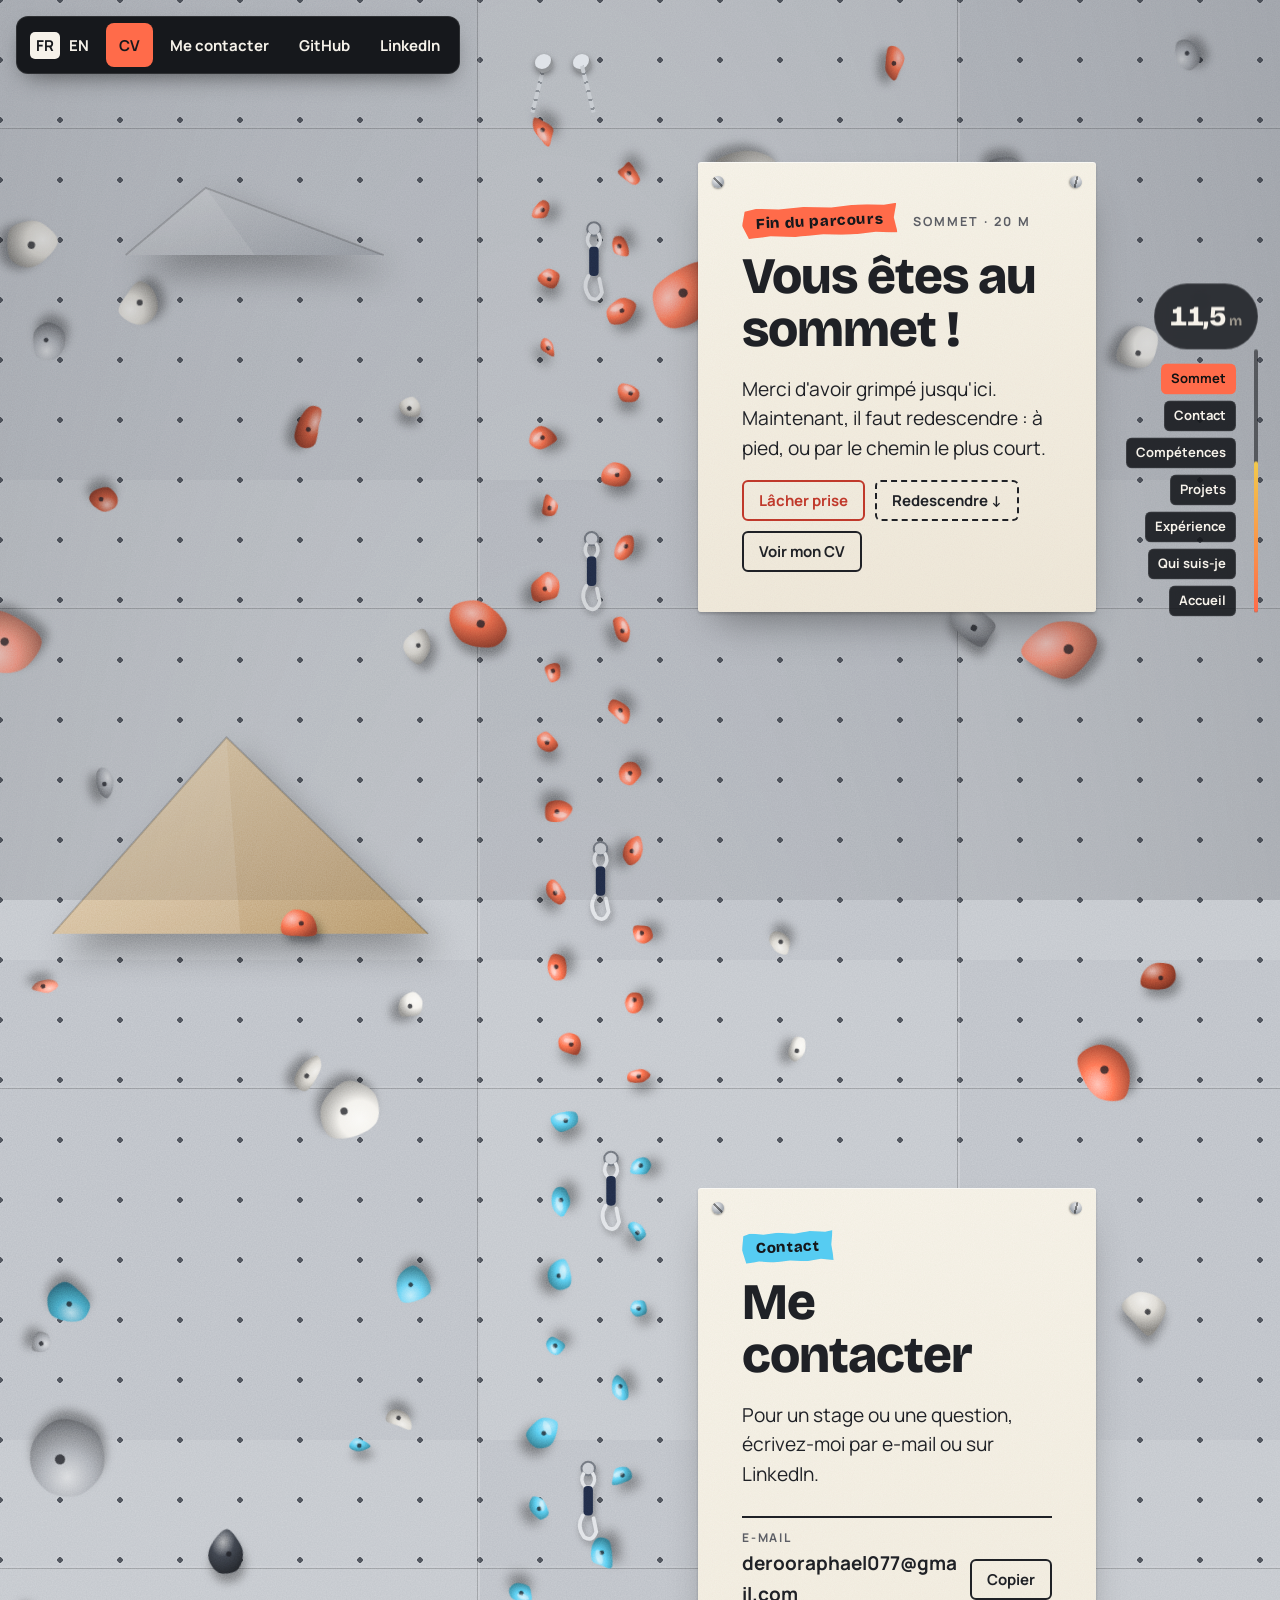
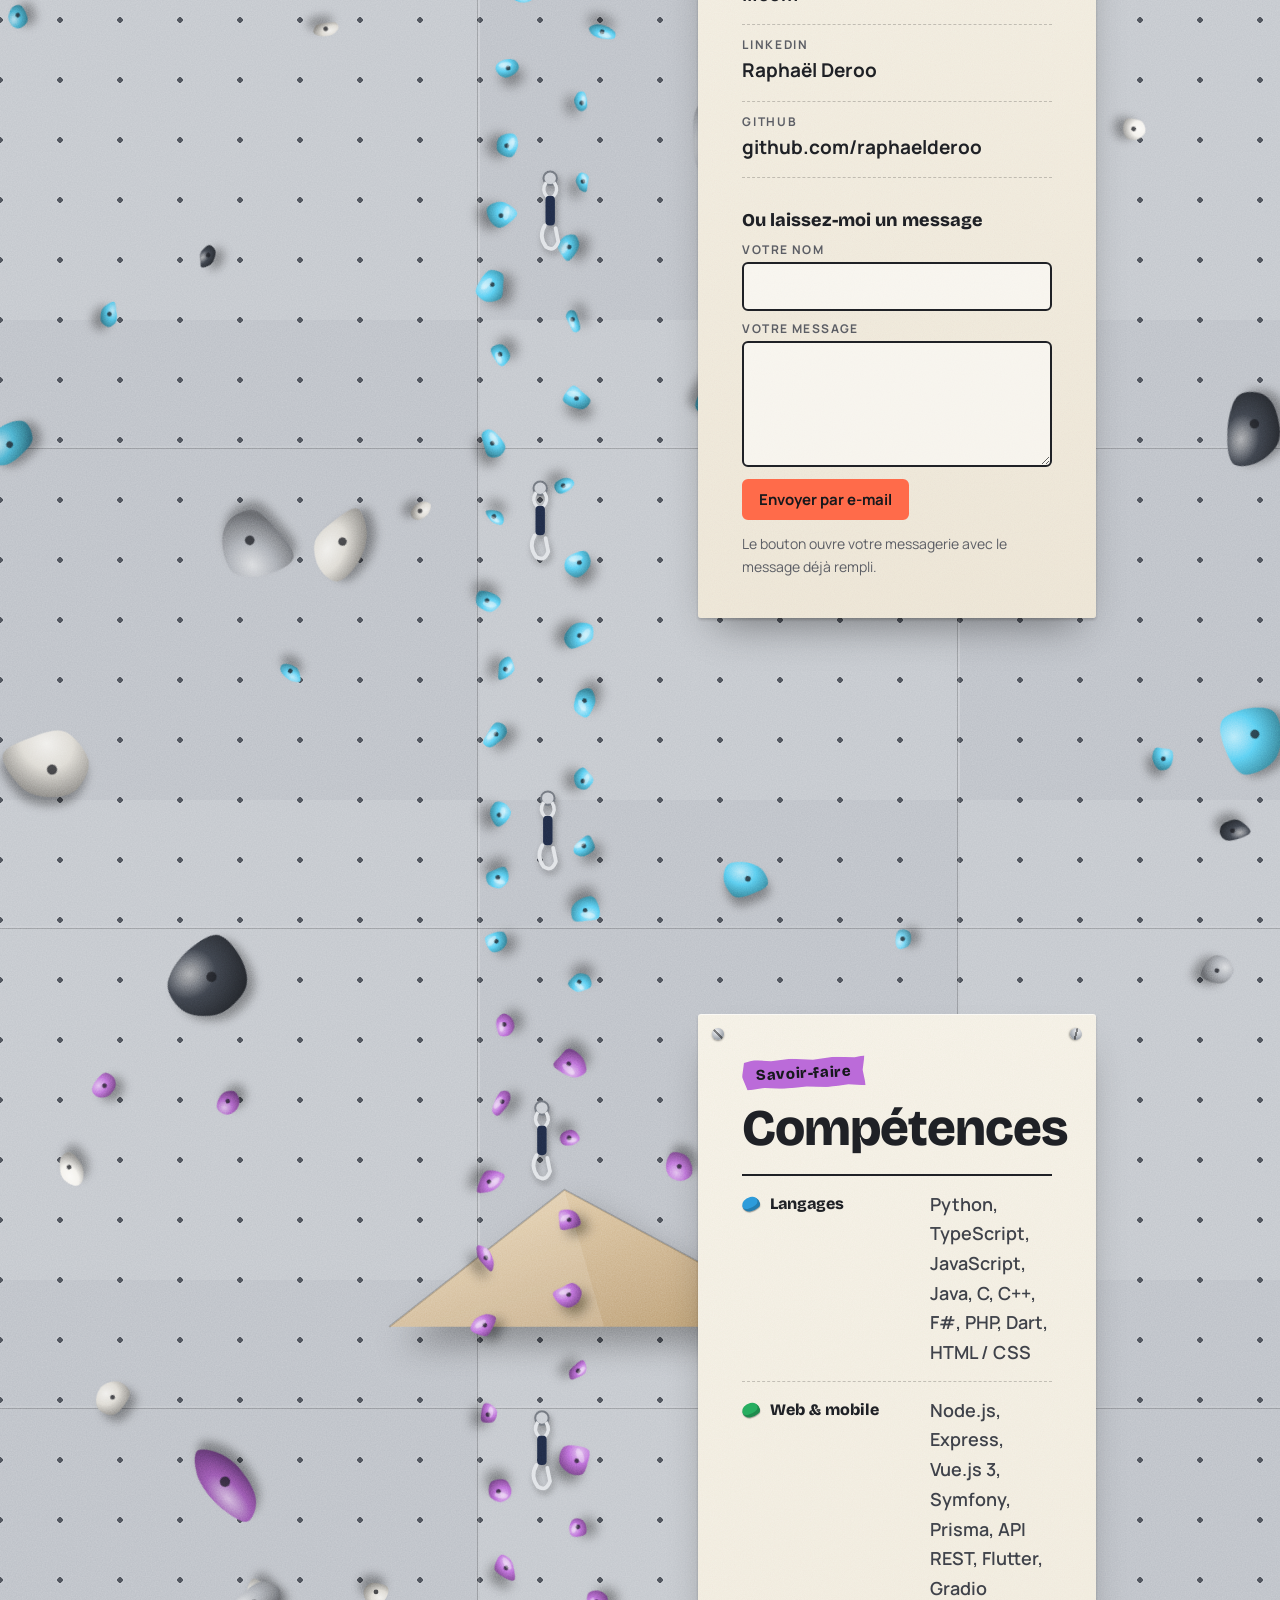
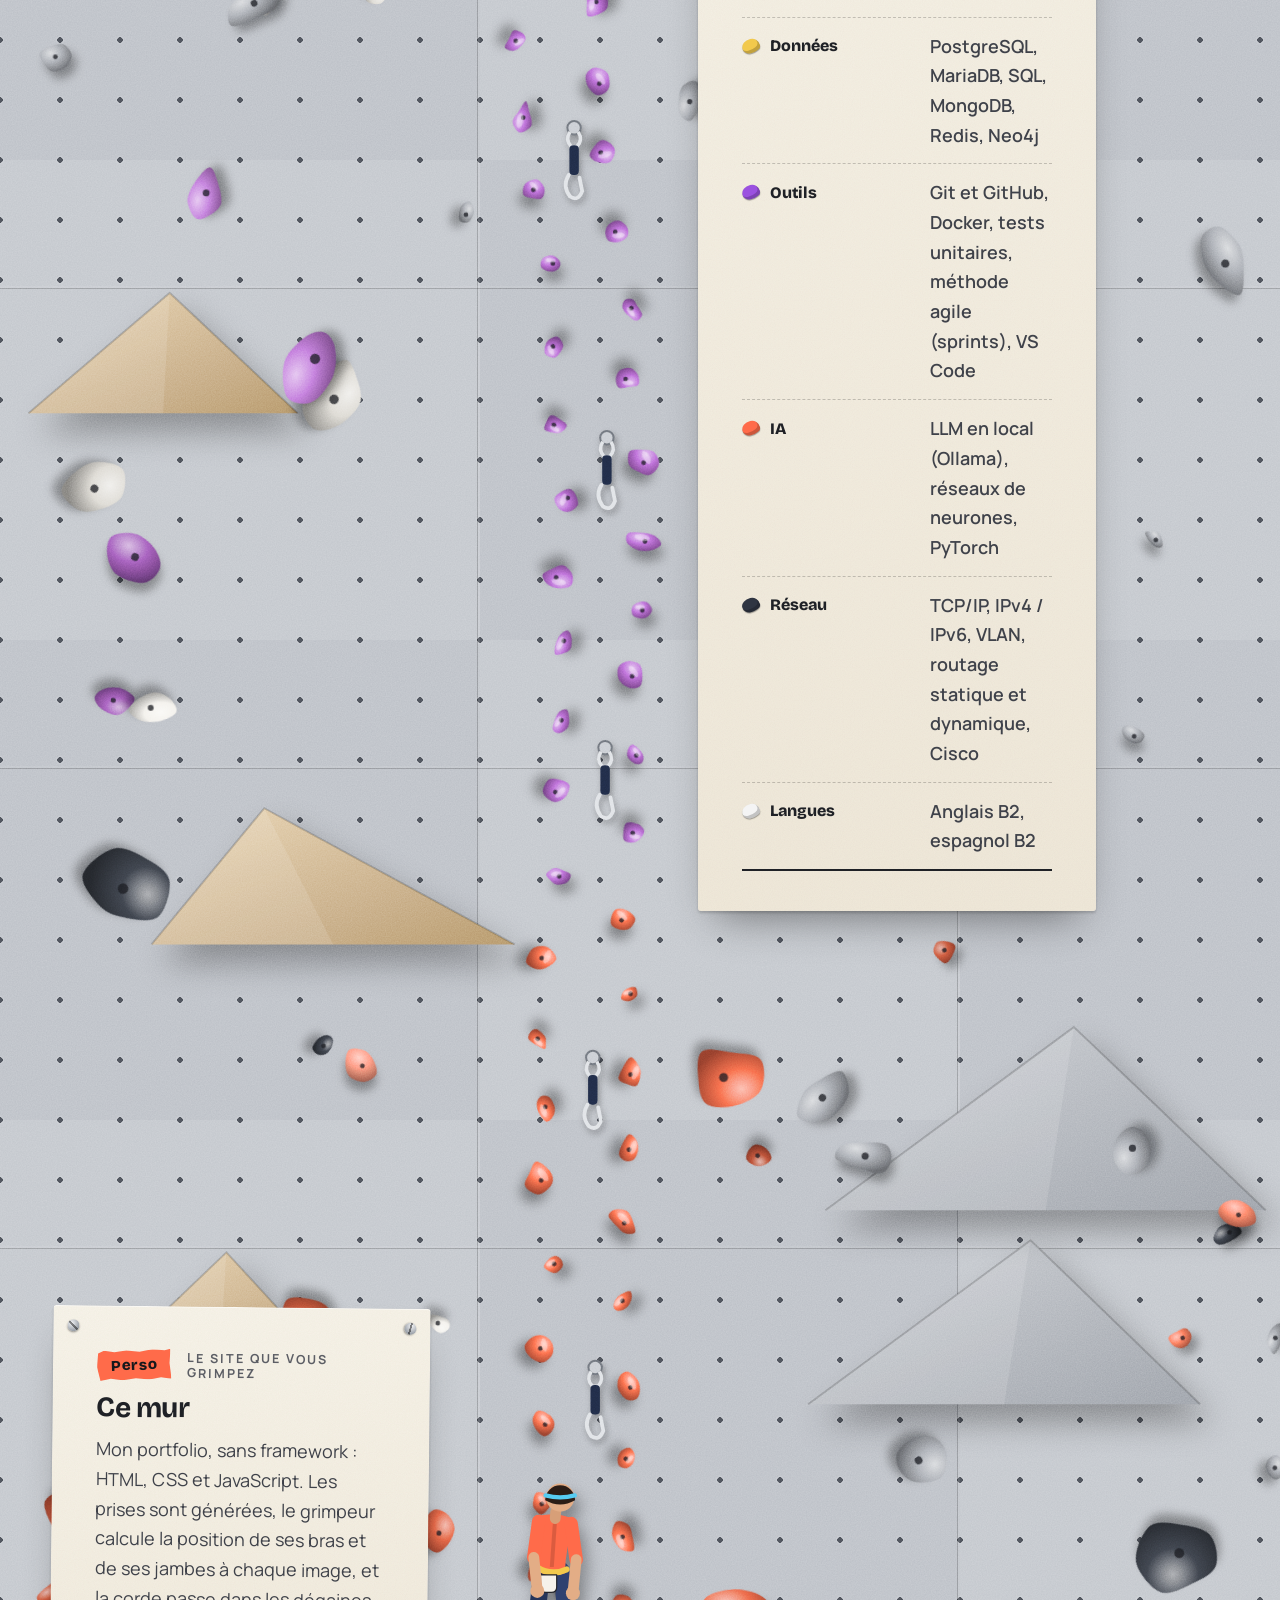
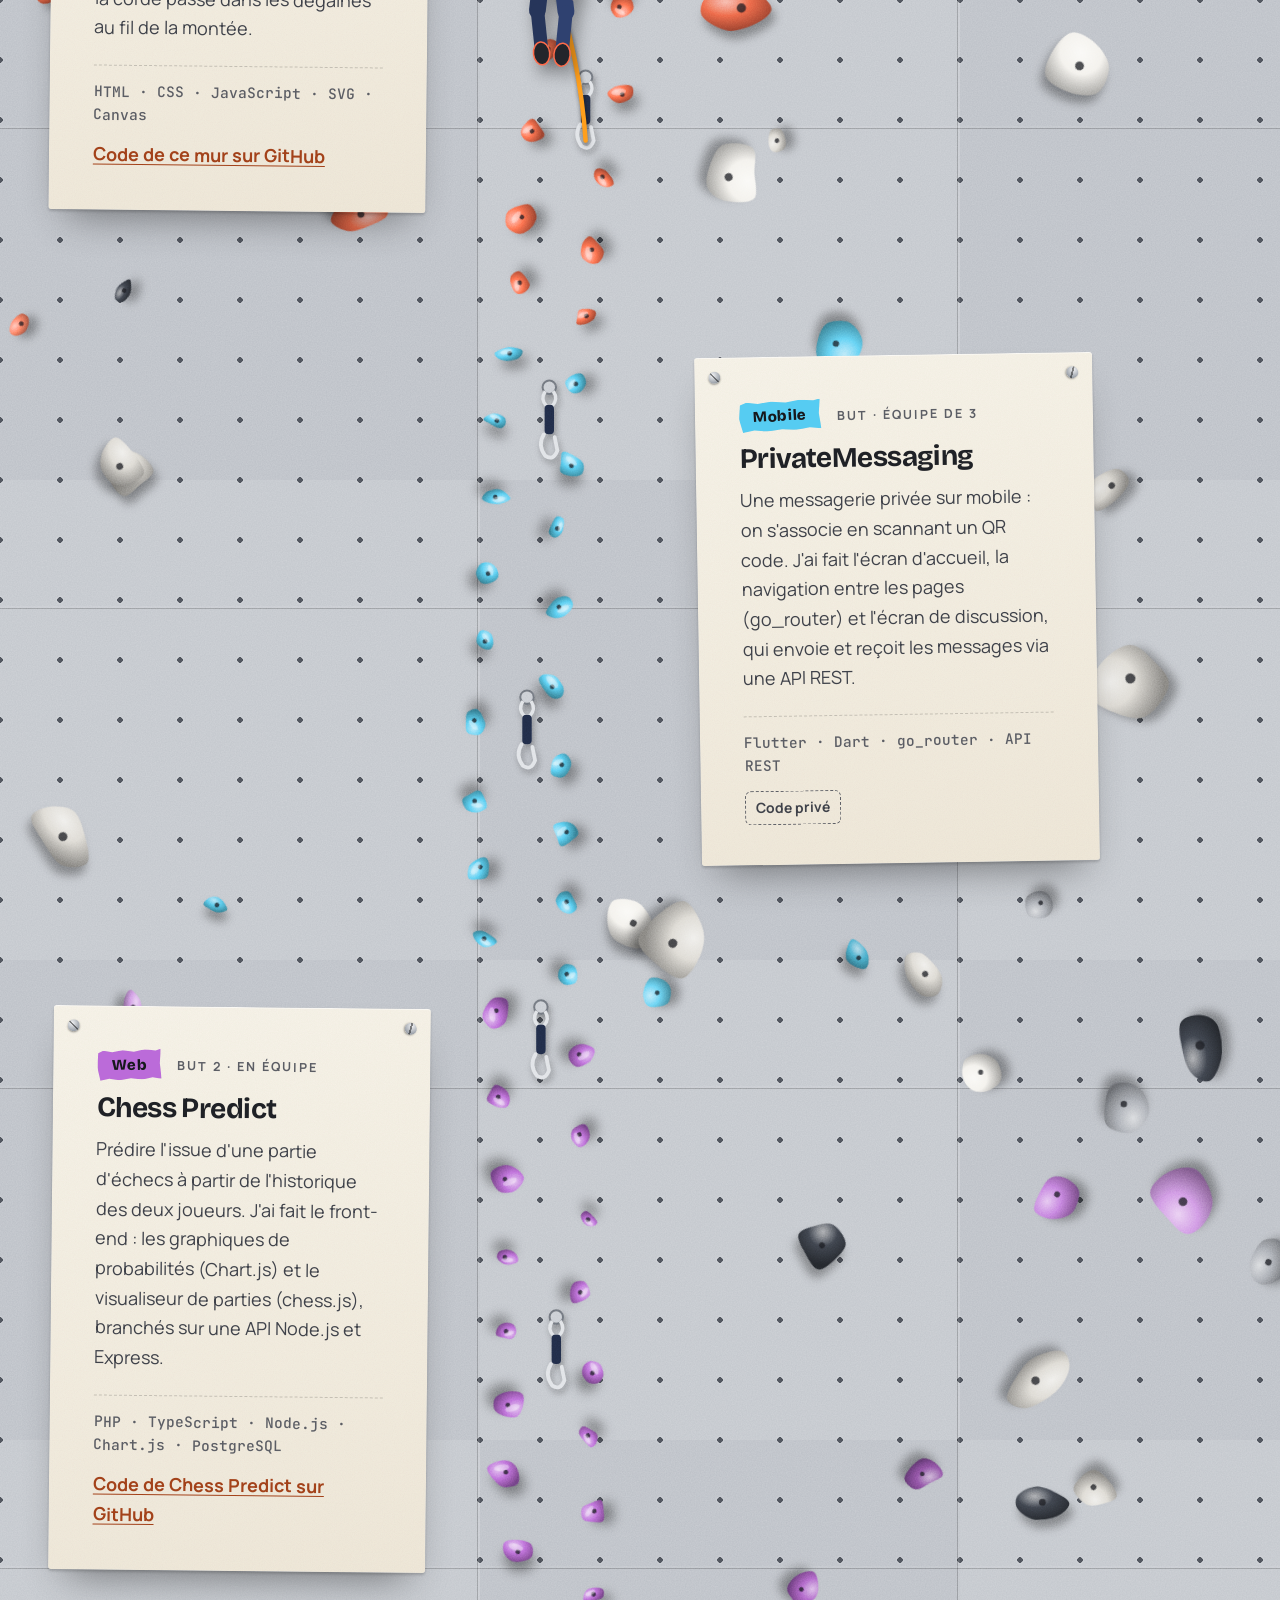
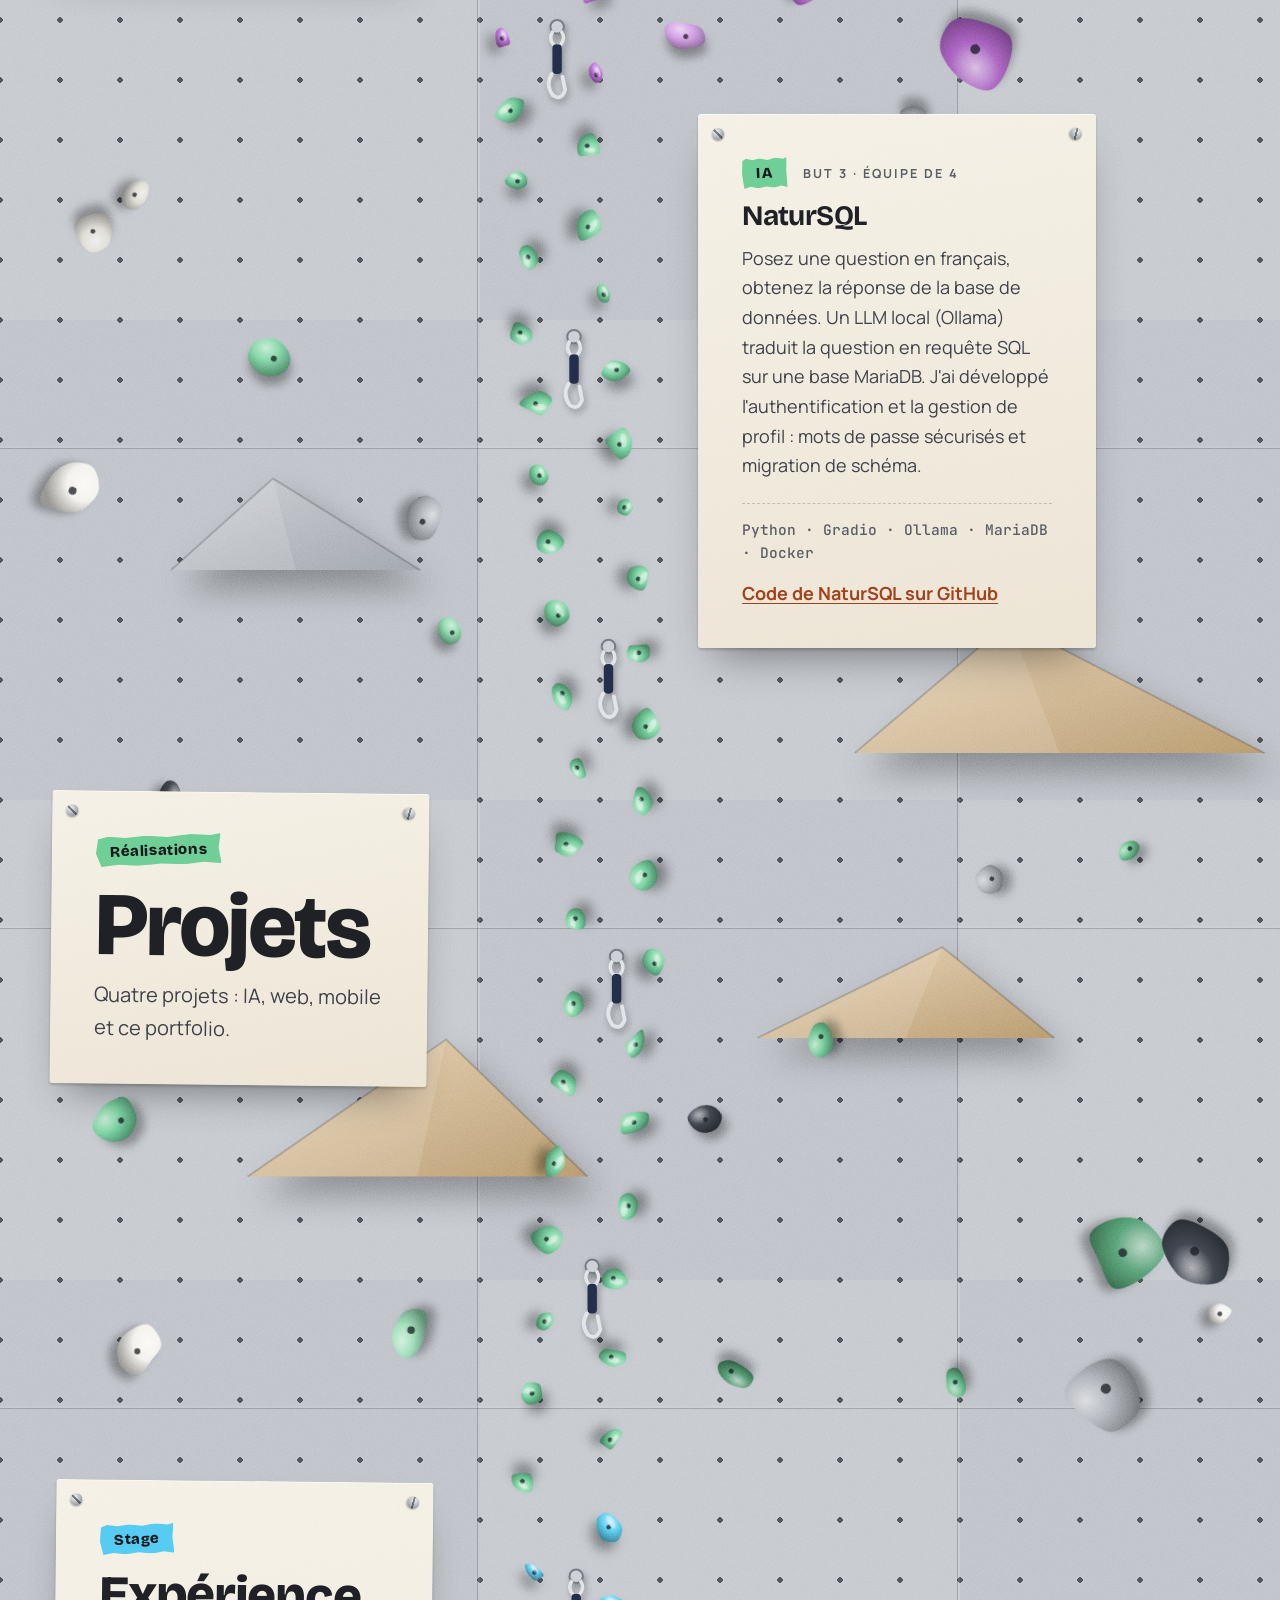
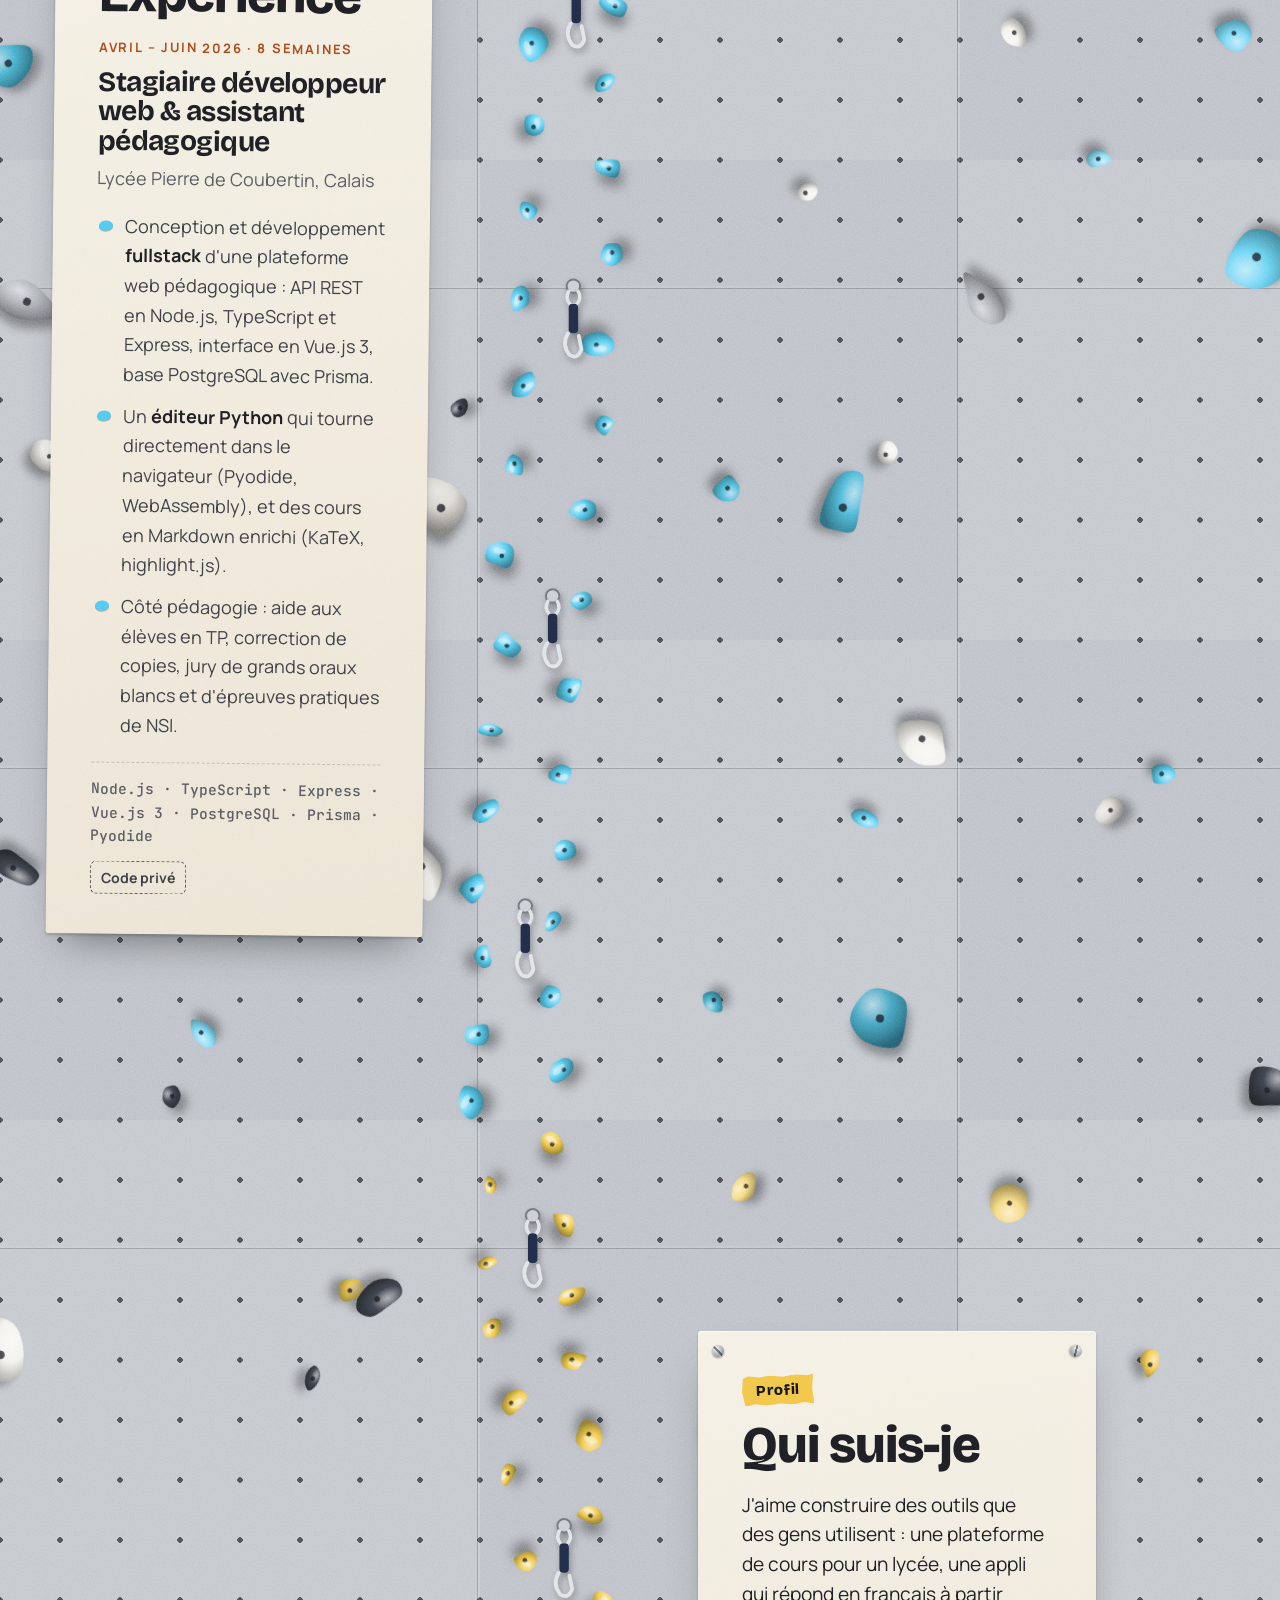
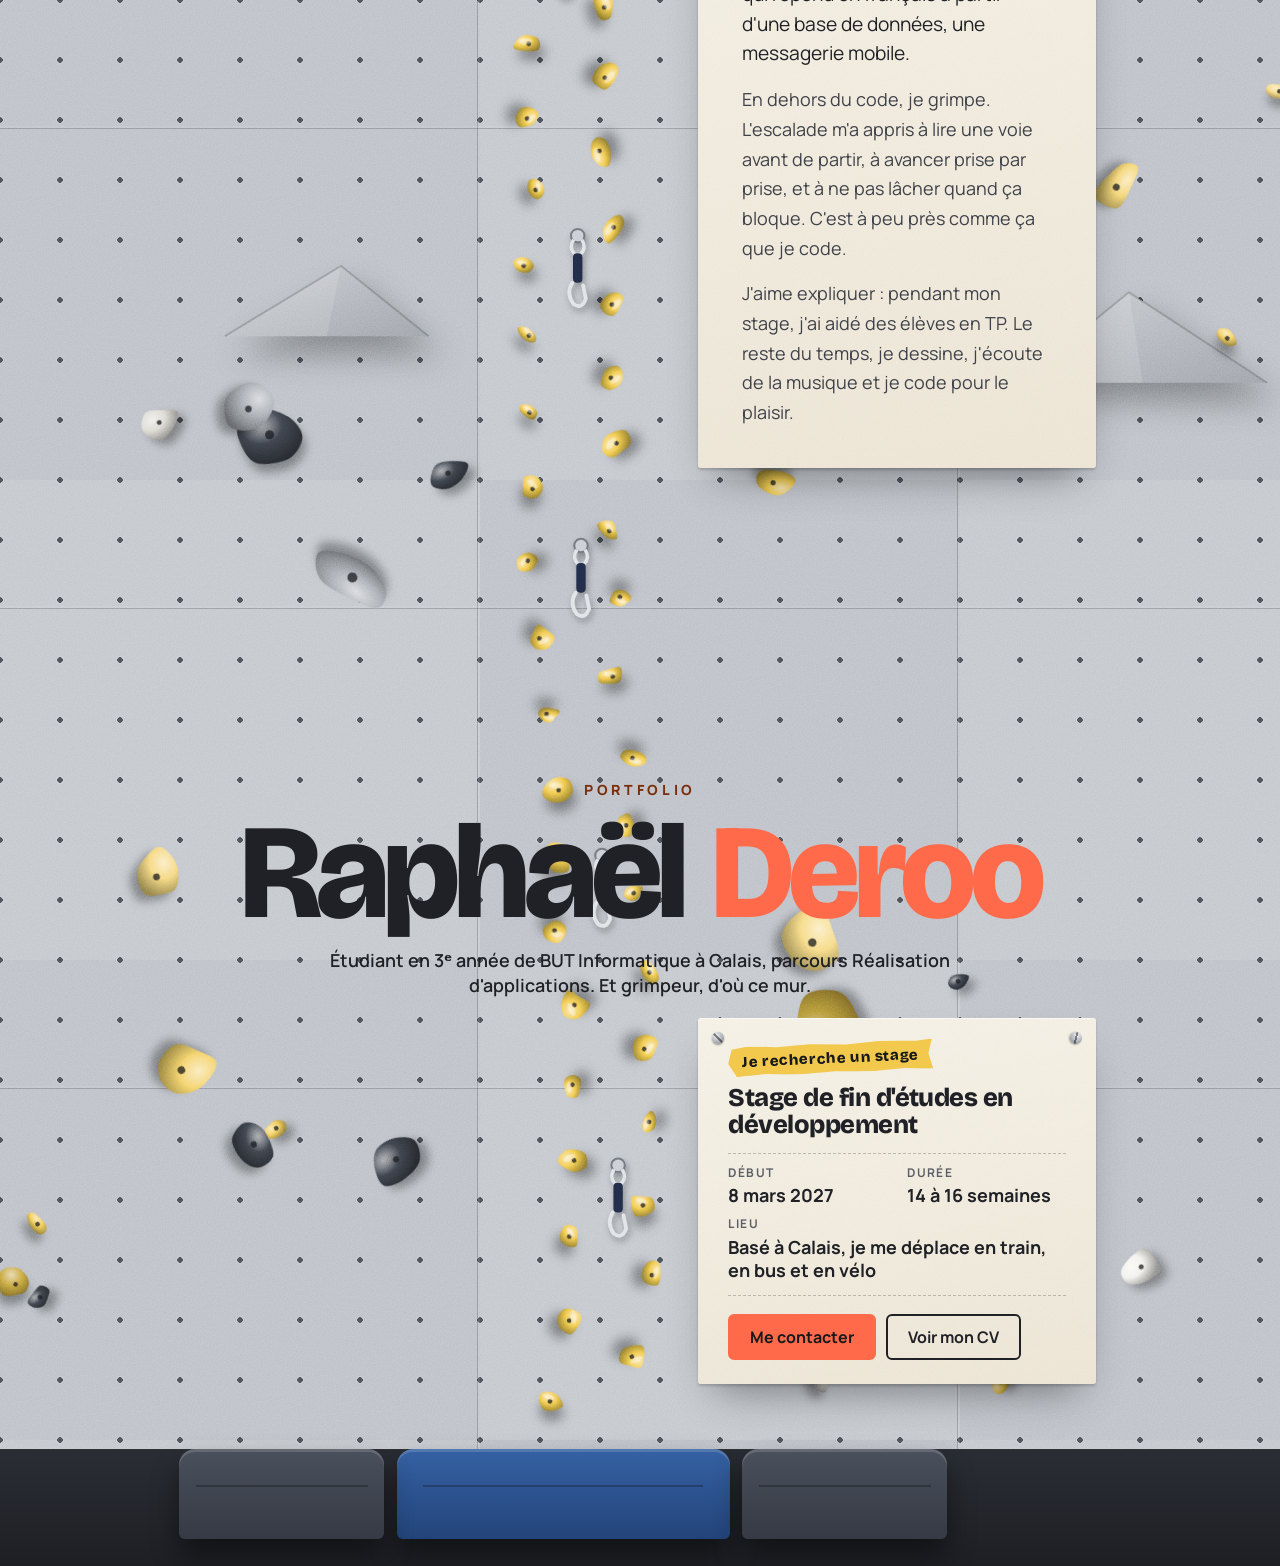
<file: index.html>
<!DOCTYPE html>
<html lang="fr">
<head>
  <meta charset="UTF-8">
  <meta name="viewport" content="width=device-width, initial-scale=1">
  <title data-en="Raphaël Deroo — The wall">Raphaël Deroo — Le mur</title>
  <meta name="description" content="Portfolio de Raphaël Deroo, étudiant en 3e année de BUT Informatique, spécialisation développement d'applications. Un mur d'escalade à grimper en scrollant vers le haut." data-en-content="Portfolio of Raphaël Deroo, third-year BUT Computer Science student specialising in application development. A climbing wall you scale by scrolling up.">
  <meta property="og:title" content="Raphaël Deroo — Le mur" data-en-content="Raphaël Deroo — The wall">
  <meta property="og:description" content="Un portfolio à grimper : projets, compétences et contact de Raphaël Deroo." data-en-content="A portfolio to climb: projects, skills and contact details of Raphaël Deroo.">
  <meta property="og:type" content="website">
  <meta name="theme-color" content="#b4b8bf">
  <link rel="icon" href="data:image/svg+xml,%3Csvg xmlns='http://www.w3.org/2000/svg' viewBox='0 0 64 64'%3E%3Cpath d='M14 40c-4-12 6-26 20-27 13-1 22 10 18 22-3 10-14 16-24 14-7-1-12-4-14-9z' fill='%23ff6b4a'/%3E%3Ccircle cx='33' cy='32' r='5' fill='%2314161b'/%3E%3C/svg%3E">
  <link rel="preconnect" href="https://fonts.googleapis.com">
  <link rel="preconnect" href="https://fonts.gstatic.com" crossorigin>
  <link rel="stylesheet" href="https://fonts.googleapis.com/css2?family=Bricolage+Grotesque:opsz,wght@12..96,500;12..96,700;12..96,800&family=Manrope:wght@400;500;600;700&family=JetBrains+Mono:wght@500&family=Roboto:wght@700&display=swap">
  <link rel="stylesheet" href="assets/css/mur.css">
  <script>
    // On arrive au pied du mur : la page s'ouvre en bas.
    if ('scrollRestoration' in history) history.scrollRestoration = 'manual';
    document.documentElement.classList.add('js');
  </script>
</head>
<body>

  <a class="skip" href="#contact" data-en="Skip to contact">Aller directement au contact</a>

  <!-- Barre d'accès rapide, visible partout sur le mur -->
  <nav class="bar" aria-label="Accès rapide" data-en-aria-label="Quick access">
    <button class="bar-item lang" type="button" data-lang-toggle aria-label="FR / EN : passer en anglais" data-en-aria-label="FR / EN: switch to French"><span data-l="fr">FR</span><span data-l="en">EN</span></button>
    <button class="bar-item bar-cv" type="button" data-cv>CV</button>
    <a class="bar-item" href="#contact" data-target="contact" data-en="Contact me">Me contacter</a>
    <a class="bar-item bar-ico" href="https://github.com/raphaelderoo" target="_blank" rel="noopener" aria-label="GitHub : mes projets" title="Mon GitHub" data-en-aria-label="GitHub: my projects" data-en-title="My GitHub"><svg viewBox="0 0 24 24" aria-hidden="true"><path d="M12 .5C5.73.5.5 5.73.5 12c0 5.08 3.29 9.39 7.86 10.91.58.1.79-.25.79-.56 0-.27-.01-1.17-.02-2.12-3.2.7-3.88-1.36-3.88-1.36-.52-1.33-1.28-1.68-1.28-1.68-1.04-.71.08-.7.08-.7 1.16.08 1.77 1.19 1.77 1.19 1.03 1.76 2.7 1.25 3.36.96.1-.75.4-1.25.73-1.54-2.55-.29-5.230-1.28-5.23-5.68 0-1.25.45-2.28 1.18-3.08-.12-.29-.51-1.45.11-3.02 0 0 .96-.31 3.15 1.18a10.9 10.9 0 0 1 5.74 0c2.18-1.49 3.15-1.18 3.15-1.18.62 1.57.23 2.73.11 3.02.74.8 1.18 1.83 1.18 3.08 0 4.41-2.69 5.38-5.25 5.67.41.36.78 1.06.78 2.15 0 1.55-.01 2.8-.01 3.18 0 .31.21.67.8.56A10.52 10.52 0 0 0 23.5 12C23.5 5.73 18.27.5 12 .5z"/></svg><span class="bar-txt">GitHub</span></a>
    <a class="bar-item bar-ico" href="https://www.linkedin.com/in/raphael-deroo-11b941341/" target="_blank" rel="noopener" aria-label="LinkedIn : mon profil" title="Mon profil LinkedIn" data-en-aria-label="LinkedIn: my profile" data-en-title="My LinkedIn profile"><svg viewBox="0 0 24 24" aria-hidden="true"><path d="M4.98 3.5C4.98 4.88 3.9 6 2.5 6S0 4.88 0 3.5 1.12 1 2.5 1s2.48 1.12 2.48 2.5zM.5 8.5h4V23h-4V8.5zM8.5 8.5h3.8v1.98h.05c.53-1 1.83-2.05 3.77-2.05 4.03 0 4.78 2.65 4.78 6.1V23h-4v-6.6c0-1.570-.03-3.6-2.2-3.6-2.2 0-2.54 1.72-2.54 3.5V23h-4V8.5z"/></svg><span class="bar-txt">LinkedIn</span></a>
  </nav>

  <!-- Dégradés partagés des prises -->
  <svg width="0" height="0" style="position:absolute" aria-hidden="true">
    <defs id="hold-defs"></defs>
  </svg>

  <div class="wall" id="wall" aria-hidden="true">
    <div class="wall-holds" id="holds"></div>
  </div>

  <!-- Calque fixe : grimpeur, corde, magnésie, lumière -->
  <div class="light" id="light" aria-hidden="true"></div>
  <svg class="stage" id="stage" aria-hidden="true">
    <path id="rope" class="rope" d=""></path>
    <g id="climber" class="climber"></g>
  </svg>
  <canvas class="chalk" id="chalk" aria-hidden="true"></canvas>

  <!-- Altimètre et sommaire -->
  <nav class="topo" id="topo" aria-label="Sections du mur" data-en-aria-label="Page sections">
    <div class="alt">
      <span class="alt-num" id="altNum">0,0</span>
      <span class="alt-unit">m</span>
    </div>
    <ol class="rail" id="rail">
      <li><a href="#sommet" data-target="sommet"><span data-en="Summit">Sommet</span></a></li>
      <li><a href="#contact" data-target="contact"><span>Contact</span></a></li>
      <li><a href="#competences" data-target="competences"><span data-en="Skills">Compétences</span></a></li>
      <li><a href="#projets" data-target="projets"><span data-en="Projects">Projets</span></a></li>
      <li><a href="#experience" data-target="experience"><span data-en="Experience">Expérience</span></a></li>
      <li><a href="#qui" data-target="qui"><span data-en="About me">Qui suis-je</span></a></li>
      <li><a href="#depart" data-target="depart"><span data-en="Home">Accueil</span></a></li>
    </ol>
    <div class="rail-track" aria-hidden="true">
      <div class="rail-fill" id="railFill"></div>
    </div>
  </nav>

  <!-- Le contenu est écrit du sol vers le sommet : la colonne est inversée à l'affichage.
       Chaque fiche est vissée au mur, avec son scotch de couleur et son titre. -->
  <main class="route" id="route">

    <section class="pitch pitch-start" id="depart" tabindex="-1">
      <div class="ground" aria-hidden="true">
        <div class="pad pad-a"></div>
        <div class="pad pad-b"></div>
        <div class="pad pad-c"></div>
      </div>
      <div class="hero">
        <p class="hero-kicker">Portfolio</p>
        <h1 class="hero-title"><span>Raphaël</span><span>Deroo</span></h1>
        <p class="hero-sub" data-en="Third-year BUT Computer Science student in Calais, application development track. And a climber, hence this wall.">Étudiant en 3ᵉ année de BUT Informatique à Calais, parcours Réalisation d'applications. Et grimpeur, d'où ce mur.</p>
        <div class="topo-card search" style="--tag:#f2c94c">
          <p class="tape" data-en="Looking for an internship">Je recherche un stage</p>
          <h2 data-en="Final-year internship in software development">Stage de fin d'études en développement</h2>
          <dl class="search-facts">
            <div><dt data-en="Start">Début</dt><dd data-en="8 March 2027">8 mars 2027</dd></div>
            <div><dt data-en="Duration">Durée</dt><dd data-en="14 to 16 weeks">14 à 16 semaines</dd></div>
            <div><dt data-en="Location">Lieu</dt><dd data-en="Based in Calais, I get around by train, bus and bike">Basé à Calais, je me déplace en train, en bus et en vélo</dd></div>
          </dl>
          <div class="actions">
            <a class="btn btn-main" href="#contact" data-target="contact" data-en="Contact me">Me contacter</a>
            <button class="btn" type="button" data-cv data-en="View my CV">Voir mon CV</button>
          </div>
        </div>
        <p class="hero-hint" id="hint">
          <span class="hint-arrow" aria-hidden="true"></span>
          <span data-en="Hold on tight and climb to explore this wall">Accrochez-vous et grimpez pour visiter ce mur</span>
        </p>
      </div>
    </section>

    <section class="pitch" id="qui" tabindex="-1">
      <article class="topo-card side-r reveal" style="--tag:#f2c94c">
        <header class="card-head"><span class="tape" data-en="Profile">Profil</span></header>
        <h2 data-en="About me">Qui suis-je</h2>
        <p class="lead" data-en="I like building tools that people use: a course platform for a high school, an app that answers in French from a database, a mobile messaging app.">J'aime construire des outils que des gens utilisent&nbsp;: une plateforme de cours pour un lycée, une appli qui répond en français à partir d'une base de données, une messagerie mobile.</p>
        <p data-en="Away from the code, I climb. Climbing taught me to read a route before setting off, to move forward one hold at a time, and not to let go when I get stuck. That is pretty much how I code.">En dehors du code, je grimpe. L'escalade m'a appris à lire une voie avant de partir, à avancer prise par prise, et à ne pas lâcher quand ça bloque. C'est à peu près comme ça que je code.</p>
        <p data-en="I like explaining: during my internship, I helped students in practical classes. The rest of the time, I draw, listen to music and code for fun.">J'aime expliquer&nbsp;: pendant mon stage, j'ai aidé des élèves en TP. Le reste du temps, je dessine, j'écoute de la musique et je code pour le plaisir.</p>
      </article>
    </section>

    <section class="pitch" id="experience" tabindex="-1">
      <article class="topo-card side-l reveal" style="--tag:#56ccf2">
        <header class="card-head"><span class="tape" data-en="Internship">Stage</span></header>
        <h2 data-en="Experience">Expérience</h2>
        <p class="xp-when" data-en="April – June 2026 · 8 weeks">Avril – juin 2026 · 8 semaines</p>
        <h3 data-en="Web developer intern &amp; teaching assistant">Stagiaire développeur web &amp; assistant pédagogique</h3>
        <p class="xp-where">Lycée Pierre de Coubertin, Calais</p>
        <ul class="ticks">
          <li data-en="Design and <strong>full-stack</strong> development of an educational web platform: REST API in Node.js, TypeScript and Express, Vue.js 3 interface, PostgreSQL database with Prisma.">Conception et développement <strong>fullstack</strong> d'une plateforme web pédagogique&nbsp;: API REST en Node.js, TypeScript et Express, interface en Vue.js 3, base PostgreSQL avec Prisma.</li>
          <li data-en="A <strong>Python editor</strong> that runs directly in the browser (Pyodide, WebAssembly), and lessons in enriched Markdown (KaTeX, highlight.js).">Un <strong>éditeur Python</strong> qui tourne directement dans le navigateur (Pyodide, WebAssembly), et des cours en Markdown enrichi (KaTeX, highlight.js).</li>
          <li data-en="On the teaching side: helping students in practical classes, marking papers, sitting on the jury for mock oral exams and NSI practical exams.">Côté pédagogie&nbsp;: aide aux élèves en TP, correction de copies, jury de grands oraux blancs et d'épreuves pratiques de NSI.</li>
        </ul>
        <p class="stack">Node.js · TypeScript · Express · Vue.js 3 · PostgreSQL · Prisma · Pyodide</p>
        <p class="code-link code-private" data-en="Private code">Code privé</p>
      </article>
    </section>

    <section class="pitch pitch-tall" id="projets" tabindex="-1">
      <header class="topo-card pitch-title side-l reveal" style="--tag:#6fcf97">
        <div class="card-head"><span class="tape" data-en="Selected work">Réalisations</span></div>
        <h2 data-en="Projects">Projets</h2>
        <p data-en="Four projects: AI, web, mobile and this portfolio.">Quatre projets&nbsp;: IA, web, mobile et ce portfolio.</p>
      </header>

      <article class="topo-card proj side-r reveal" style="--tag:#6fcf97">
        <header class="card-head"><span class="tape" data-en="AI">IA</span><span class="card-route" data-en="BUT year 3 · team of 4">BUT 3 · équipe de 4</span></header>
        <h3>NaturSQL</h3>
        <p data-en="Ask a question in French, get the answer from the database. A local LLM (Ollama) translates the question into an SQL query on a MariaDB database. I developed authentication and profile management: secure passwords and schema migration.">Posez une question en français, obtenez la réponse de la base de données. Un LLM local (Ollama) traduit la question en requête SQL sur une base MariaDB. J'ai développé l'authentification et la gestion de profil&nbsp;: mots de passe sécurisés et migration de schéma.</p>
        <p class="stack">Python · Gradio · Ollama · MariaDB · Docker</p>
        <a class="code-link" href="https://github.com/ChtiAxel/appli_intelligente" target="_blank" rel="noopener" data-en="NaturSQL code on GitHub">Code de NaturSQL sur GitHub</a>
      </article>

      <article class="topo-card proj side-l reveal" style="--tag:#bb6bd9">
        <header class="card-head"><span class="tape">Web</span><span class="card-route" data-en="BUT year 2 · team project">BUT 2 · en équipe</span></header>
        <h3>Chess Predict</h3>
        <p data-en="Predicting the outcome of a chess game from both players' history. I built the front end: the probability charts (Chart.js) and the game viewer (chess.js), connected to a Node.js and Express API.">Prédire l'issue d'une partie d'échecs à partir de l'historique des deux joueurs. J'ai fait le front-end&nbsp;: les graphiques de probabilités (Chart.js) et le visualiseur de parties (chess.js), branchés sur une API Node.js et Express.</p>
        <p class="stack">PHP · TypeScript · Node.js · Chart.js · PostgreSQL</p>
        <a class="code-link" href="https://github.com/roux2scours/SAE-WEBAPI-GROUPE-3-CHESS-PREDICT" target="_blank" rel="noopener" data-en="Chess Predict code on GitHub">Code de Chess Predict sur GitHub</a>
      </article>

      <article class="topo-card proj side-r reveal" style="--tag:#56ccf2">
        <header class="card-head"><span class="tape">Mobile</span><span class="card-route" data-en="BUT · team of 3">BUT · équipe de 3</span></header>
        <h3>PrivateMessaging</h3>
        <p data-en="A private messaging app for mobile: users pair up by scanning a QR code. I built the home screen, the navigation between pages (go_router) and the chat screen, which sends and receives messages through a REST API.">Une messagerie privée sur mobile&nbsp;: on s'associe en scannant un QR code. J'ai fait l'écran d'accueil, la navigation entre les pages (go_router) et l'écran de discussion, qui envoie et reçoit les messages via une API REST.</p>
        <p class="stack">Flutter · Dart · go_router · <span data-en="REST API">API REST</span></p>
        <p class="code-link code-private" data-en="Private code">Code privé</p>
      </article>

      <article class="topo-card proj side-l reveal" style="--tag:#ff6b4a">
        <header class="card-head"><span class="tape" data-en="Personal">Perso</span><span class="card-route" data-en="The site you are climbing">Le site que vous grimpez</span></header>
        <h3 data-en="This wall">Ce mur</h3>
        <p data-en="My portfolio, with no framework: HTML, CSS and JavaScript. The holds are generated, the climber works out the position of its arms and legs on every frame, and the rope runs through the quickdraws as you climb.">Mon portfolio, sans framework&nbsp;: HTML, CSS et JavaScript. Les prises sont générées, le grimpeur calcule la position de ses bras et de ses jambes à chaque image, et la corde passe dans les dégaines au fil de la montée.</p>
        <p class="stack">HTML · CSS · JavaScript · SVG · Canvas</p>
        <a class="code-link" href="https://github.com/raphaelderoo/raphaelderoo.github.io" target="_blank" rel="noopener" data-en="Code for this wall on GitHub">Code de ce mur sur GitHub</a>
      </article>
    </section>

    <section class="pitch" id="competences" tabindex="-1">
      <article class="topo-card logbook side-r reveal" style="--tag:#bb6bd9">
        <header class="card-head"><span class="tape" data-en="Technical skills">Savoir-faire</span></header>
        <h2 data-en="Skills">Compétences</h2>
        <dl class="log">
          <div class="log-row" style="--c:#2d9cdb"><dt data-en="Languages">Langages</dt><dd>Python, TypeScript, JavaScript, Java, C, C++, F#, PHP, Dart, HTML / CSS</dd></div>
          <div class="log-row" style="--c:#27ae60"><dt data-en="Web &amp; mobile">Web &amp; mobile</dt><dd data-en="Node.js, Express, Vue.js 3, Symfony, Prisma, REST APIs, Flutter, Gradio">Node.js, Express, Vue.js 3, Symfony, Prisma, API REST, Flutter, Gradio</dd></div>
          <div class="log-row" style="--c:#f2c94c"><dt data-en="Data">Données</dt><dd>PostgreSQL, MariaDB, SQL, MongoDB, Redis, Neo4j</dd></div>
          <div class="log-row" style="--c:#9b51e0"><dt data-en="Tools">Outils</dt><dd data-en="Git and GitHub, Docker, unit testing, agile method (sprints), VS Code">Git et GitHub, Docker, tests unitaires, méthode agile (sprints), VS Code</dd></div>
          <div class="log-row" style="--c:#ff6b4a"><dt data-en="AI">IA</dt><dd data-en="Local LLMs (Ollama), neural networks, PyTorch">LLM en local (Ollama), réseaux de neurones, PyTorch</dd></div>
          <div class="log-row" style="--c:#2f3542"><dt data-en="Networking">Réseau</dt><dd data-en="TCP/IP, IPv4 / IPv6, VLAN, static and dynamic routing, Cisco">TCP/IP, IPv4 / IPv6, VLAN, routage statique et dynamique, Cisco</dd></div>
          <div class="log-row" style="--c:#f4f4f4"><dt data-en="Languages spoken">Langues</dt><dd data-en="English B2, Spanish B2">Anglais B2, espagnol B2</dd></div>
        </dl>
      </article>
    </section>

    <section class="pitch" id="contact" tabindex="-1">
      <article class="topo-card side-r reveal" style="--tag:#56ccf2">
        <header class="card-head"><span class="tape">Contact</span></header>
        <h2 data-en="Contact me">Me contacter</h2>
        <p class="lead" data-en="For an internship or a question, write to me by email or on LinkedIn.">Pour un stage ou une question, écrivez-moi par e-mail ou sur LinkedIn.</p>
        <p class="sr" role="status" id="copyStatus"></p>
        <div class="contacts">
          <div class="contact">
            <span class="contact-label" data-en="Email">E-mail</span>
            <a class="contact-value" href="mailto:derooraphael077@gmail.com">derooraphael077@gmail.com</a>
            <button class="copy" type="button" data-copy="derooraphael077@gmail.com" aria-label="Copier l'adresse e-mail" data-en-aria-label="Copy the email address" data-en="Copy">Copier</button>
          </div>
          <div class="contact">
            <span class="contact-label">LinkedIn</span>
            <a class="contact-value" href="https://www.linkedin.com/in/raphael-deroo-11b941341/" target="_blank" rel="noopener">Raphaël Deroo</a>
          </div>
          <div class="contact">
            <span class="contact-label">GitHub</span>
            <a class="contact-value" href="https://github.com/raphaelderoo" target="_blank" rel="noopener">github.com/raphaelderoo</a>
          </div>
        </div>
        <form class="mail-form" id="mailForm">
          <p class="form-title" data-en="Or leave me a message">Ou laissez-moi un message</p>
          <label><span data-en="Your name">Votre nom</span><input name="nom" type="text" autocomplete="name" required></label>
          <label><span data-en="Your message">Votre message</span><textarea name="message" rows="4" required></textarea></label>
          <button class="btn btn-main" type="submit" data-en="Send by email">Envoyer par e-mail</button>
          <p class="form-note" data-en="The button opens your email app with the message already filled in.">Le bouton ouvre votre messagerie avec le message déjà rempli.</p>
        </form>
      </article>
    </section>

    <section class="pitch pitch-top" id="sommet" tabindex="-1">
      <div class="anchor" aria-hidden="true"><span></span><span></span></div>
      <article class="topo-card summit side-r reveal" style="--tag:#ff6b4a">
        <header class="card-head"><span class="tape" data-en="End of the climb">Fin du parcours</span><span class="card-route" data-en="Summit · 20 m">Sommet · 20 m</span></header>
        <h2 data-en="You made it to the top!">Vous êtes au sommet&nbsp;!</h2>
        <p class="lead" data-en="Thanks for climbing all the way up here. Now you have to get back down: on foot, or by the shortest route.">Merci d'avoir grimpé jusqu'ici. Maintenant, il faut redescendre&nbsp;: à pied, ou par le chemin le plus court.</p>
        <div class="actions">
          <button class="btn btn-fall" type="button" id="drop" data-en="Let go">Lâcher prise</button>
          <button class="btn btn-ghost" type="button" id="descend" data-en="Climb down ↓">Redescendre ↓</button>
          <button class="btn" type="button" data-cv data-en="View my CV">Voir mon CV</button>
        </div>
      </article>
    </section>

  </main>

  <dialog class="cv-sheet" id="cvSheet" aria-labelledby="cvTitle">
    <div class="cv-paper">
      <header class="cv-head">
        <h2 id="cvTitle" data-en="My CV">Mon CV</h2>
        <div class="cv-actions">
          <button class="btn lang" type="button" data-lang-toggle aria-label="FR / EN : passer en anglais" data-en-aria-label="FR / EN: switch to French"><span data-l="fr">FR</span><span data-l="en">EN</span></button>
          <a class="btn btn-main" href="assets/cv/CV_Raphael_Deroo.pdf" download="CV_Raphael_Deroo.pdf" data-en-href="assets/cv/CV_Raphael_Deroo_EN.pdf" data-en-download="CV_Raphael_Deroo_EN.pdf" data-en="Download PDF">Télécharger le PDF</a>
          <button class="btn cv-close" type="button" data-close aria-label="Fermer" data-en-aria-label="Close">✕</button>
        </div>
      </header>
      <div class="cv-view" tabindex="0" role="region" aria-labelledby="cvTitle">
        <article class="cv-doc">
          <div class="cv-side">
            <img class="cv-photo" src="assets/cv/photo.jpg" alt="Photo de Raphaël Deroo" data-en-alt="Photo of Raphaël Deroo" width="451" height="451">

            <h3 class="cv-pill">Contact</h3>
            <ul class="cv-contact">
              <li><svg viewBox="0 0 24 24" aria-hidden="true"><path d="M2 4h20a1 1 0 0 1 1 1v14a1 1 0 0 1-1 1H2a1 1 0 0 1-1-1V5a1 1 0 0 1 1-1zm18.3 2H3.7L12 12.2 20.3 6zM3 8.24V18h18V8.24l-8.44 6.6a1 1 0 0 1-1.12 0L3 8.24z"/></svg><a href="mailto:derooraphael077@gmail.com">derooraphael077@gmail.com</a></li>
              <li><svg viewBox="0 0 24 24" aria-hidden="true"><path d="M12 .5C5.73.5.5 5.73.5 12c0 5.08 3.29 9.39 7.86 10.91.58.1.79-.25.79-.56 0-.27-.01-1.17-.02-2.12-3.2.7-3.88-1.36-3.88-1.36-.52-1.33-1.28-1.68-1.28-1.68-1.04-.71.08-.7.08-.7 1.16.08 1.77 1.19 1.77 1.19 1.03 1.76 2.7 1.25 3.36.96.1-.75.4-1.25.73-1.54-2.55-.29-5.23-1.28-5.23-5.68 0-1.25.45-2.28 1.18-3.08-.12-.29-.51-1.45.11-3.02 0 0 .96-.31 3.15 1.18a10.9 10.9 0 0 1 5.74 0c2.18-1.49 3.15-1.18 3.15-1.18.62 1.57.23 2.73.11 3.02.74.8 1.18 1.83 1.18 3.08 0 4.41-2.69 5.38-5.25 5.67.41.36.78 1.06.78 2.15 0 1.55-.01 2.8-.01 3.18 0 .31.21.67.8.56A10.52 10.52 0 0 0 23.5 12C23.5 5.73 18.27.5 12 .5z"/></svg><a href="https://github.com/raphaelderoo">https://github.com/raphaelderoo</a></li>
              <li><svg viewBox="0 0 24 24" aria-hidden="true"><path d="M4.98 3.5C4.98 4.88 3.9 6 2.5 6S0 4.88 0 3.5 1.12 1 2.5 1s2.48 1.12 2.48 2.5zM.5 8.5h4V23h-4V8.5zM8.5 8.5h3.8v1.98h.05c.53-1 1.83-2.05 3.77-2.05 4.03 0 4.78 2.65 4.78 6.1V23h-4v-6.6c0-1.57-.03-3.6-2.2-3.6-2.2 0-2.54 1.72-2.54 3.5V23h-4V8.5z"/></svg><a href="https://www.linkedin.com/in/raphael-deroo-11b941341/">https://www.linkedin.com/in/raphael-deroo-11b941341/</a></li>
              <li><svg viewBox="0 0 24 24" aria-hidden="true"><path d="M12 1a11 11 0 1 0 0 22 11 11 0 0 0 0-22zm8.9 10h-4a17 17 0 0 0-1.5-6.6A9 9 0 0 1 20.9 11zM12 3.1c1 1.2 2.7 4 2.9 7.9H9.100c.2-3.900 1.900-6.700 2.900-7.900zM3.100 13h4a17 17 0 0 0 1.500 6.600A9 9 0 0 1 3.100 13zm4-2h-4a9 9 0 0 1 5.500-6.600A17 17 0 0 0 7.100 11zM12 20.900c-1-1.200-2.700-4-2.900-7.900h5.800c-.2 3.900-1.900 6.700-2.900 7.900zm3.400-1.300a17 17 0 0 0 1.500-6.600h4a9 9 0 0 1-5.500 6.600z"/></svg><a href="https://raphaelderoo.github.io">https://raphaelderoo.github.io</a></li>
            </ul>

            <h3 class="cv-pill" data-en="Skills">Compétences</h3>
            <ul class="cv-list">
              <li><b data-en="Languages:">Langages :</b> Python, Java, C++, C, F#, PHP, HTML, CSS, JS, TypeScript</li>
              <li><b data-en="Frameworks:">Frameworks :</b> Vue.js, Symfony, Node.js, Express</li>
              <li><b data-en="Tools:">Outils :</b> GitHub, VS Code, Docker, Claude Code</li>
              <li><b data-en="Databases:">Bases de données :</b> PostgreSQL, MariaDB</li>
              <li><b data-en="Networking:">Réseau :</b> <span data-en="TCP/IP model, IPv4/IPv6, VLAN, static and dynamic routing, switch and router configuration (Cisco)">Modèle TCP/IP, IPv4/IPv6, VLAN, routage statique et dynamique, configuration de switchs et routeurs (Cisco)</span></li>
              <li><b data-en="Soft skills:">Soft skills :</b> <span data-en="Teaching / Good interpersonal skills, autonomy, flexibility">Pédagogie / Bon relationnel, autonomie, flexibilité</span></li>
            </ul>

            <h3 class="cv-pill" data-en="Interests">Centres d’intérêt</h3>
            <div class="cv-plain">
              <p><b data-en="Team sports:">Sports collectifs :</b> <span data-en="Basketball, volleyball">Basketball, volleyball</span></p>
              <p><b data-en="Individual sports:">Sports individuels :</b> <span data-en="Wrestling, climbing">Lutte, escalade</span></p>
              <p><b data-en="Creative hobbies:">Loisirs créatifs :</b> <span data-en="Drawing (art in general), music">Dessin (l’art en général), musique</span></p>
            </div>

            <h3 class="cv-pill" data-en="Languages">Langues</h3>
            <div class="cv-plain">
              <p><b data-en="English: B2">Anglais : B2</b></p>
              <p><b data-en="Spanish: B2">Espagnol : B2</b></p>
            </div>
          </div>

          <div class="cv-main">
            <p class="cv-name">Raphaël Deroo</p>
            <p class="cv-pitch" data-en="For the third year of my Bachelor of Technology (BUT) in Computer Science, I am looking for a 14 to 16-week internship starting on 8 March 2027.">Pour la 3e année de mon Bachelor universitaire de technologie en informatique, je suis à la recherche d’un stage de 14 à 16 semaines à compter du 8 mars 2027.</p>

            <h3 class="cv-pill" data-en="Education">Formations</h3>
            <div class="cv-block">
              <div class="cv-entry">
                <p><b data-en="BUT in Computer Science — Application development track: design, development, validation">BUT Informatique — Parcours Réalisation d'applications : conception, développement, validation</b></p>
                <p><i data-en="IUT du Littoral Côte d'Opale, Calais — September 2024 – June 2027 (3<sup>rd</sup> year in progress)">IUT du Littoral Côte d'Opale, Calais — Septembre 2024 – Juin 2027 (3<sup>e</sup> année en cours)</i></p>
                <p data-en="Programme focused on software development: object-oriented programming, algorithms, databases and SQL, web development (PHP, TypeScript, Node.js), mobile development (Flutter/Dart), Python, quality and testing, Docker containerisation and team project management with Git.">Formation centrée sur le développement logiciel : programmation orientée objet, algorithmique, bases de données et SQL, développement web (PHP, TypeScript, Node.js), développement mobile (Flutter/Dart), Python, qualité et tests, conteneurisation Docker et gestion de projet en équipe avec Git.</p>
              </div>
              <div class="cv-entry">
                <p><b data-en="General baccalaureate — Majors in Mathematics and Digital and Computer Science (NSI), with “Bien” honours">Baccalauréat général — Spécialités Mathématiques et Numérique et Sciences Informatiques (NSI) mention Bien</b></p>
                <p>Lycée Pierre de Coubertin, Calais — 2024</p>
              </div>
            </div>

            <h3 class="cv-pill" data-en="Professional experience">Expérience professionnelle</h3>
            <div class="cv-block">
              <div class="cv-entry">
                <p><b data-en="Web Developer Intern &amp; Teaching Assistant">Stagiaire Développeur Web &amp; Assistant Pédagogique</b></p>
                <p><i data-en="Lycée Pierre de Coubertin — Calais | April – June 2026 | 8 weeks">Lycée Pierre de Coubertin — Calais | Avril – Juin 2026 | 8 semaines</i></p>
                <ul class="cv-list">
                  <li data-en="Design and full-stack development of an educational web platform: Node.js/TypeScript/Express REST API, Vue.js 3 front end, PostgreSQL database with Prisma 7">Conception et développement fullstack d'une plateforme web pédagogique : API REST Node.js/TypeScript/Express, frontend Vue.js 3, base de données PostgreSQL avec Prisma 7</li>
                  <li data-en="Integration of an interactive Python editor (Pyodide/WebAssembly) and rendering of lessons in enriched Markdown (KaTeX, highlight.js)">Intégration d'un éditeur Python interactif (Pyodide/WebAssembly) et rendu de cours Markdown enrichi (KaTeX, highlight.js)</li>
                  <li data-en="Involvement in teaching activities: marking papers, helping students in practical classes, sitting on the jury for mock oral exams and mock NSI practical exams">Participation aux activités pédagogiques : correction de copies, aide aux élèves en TP, jury de grands oraux blancs et d’épreuves pratiques blanches de NSI</li>
                </ul>
              </div>
            </div>

            <h3 class="cv-pill cv-pill-center" data-en="Projects">Projets</h3>
            <div class="cv-block">
              <div class="cv-entry">
                <p><b data-en="NaturSQL — Web application for querying a database in natural language">NaturSQL — Application web d'interrogation d’une base de données en langage naturel</b></p>
                <p data-en="Python/Gradio development of the authentication and profile management of an application for querying a MariaDB database in French through an LLM (Ollama), with secure password handling, schema migration, Docker containerisation and Git versioning">Développement en Python/Gradio de l'authentification et de la gestion de profil d'une application permettant d'interroger en français une base de données MariaDB via un LLM (Ollama), avec gestion sécurisée des mots de passe, migration de schéma, conteneurisation Docker et versionnage Git</p>
              </div>
              <div class="cv-entry">
                <p><b data-en="Chess Predict — Web application for predicting chess games">Chess Predict — Application web de prédiction de parties d'échecs</b></p>
                <p data-en="PHP and TypeScript development of the front end of an application that predicts the outcome of a match between chess players from their history. Probability charts with Chart.js and game viewer with chess.js, connected to a Node.js/Express API and PostgreSQL, with Docker and Git.">Développement en PHP et TypeScript du front-end d'une application qui prédit l'issue d'un affrontement entre joueurs d'échecs à partir de leur historique. Graphiques de probabilités avec Chart.js et visualiseur de parties avec chess.js, reliés à une API Node.js/Express et PostgreSQL, avec Docker et Git.</p>
              </div>
              <div class="cv-entry">
                <p><b data-en="PrivateMessaging — Private messaging mobile application">PrivateMessaging — Application mobile de messagerie privée</b></p>
                <p data-en="Flutter/Dart development of a messaging application where users pair up by scanning a QR code. Design of the home screen and page navigation (go_router), then of the chat screen for sending and receiving messages through a REST API. Project versioned with Git.">Développement en Flutter/Dart d'une application de messagerie où les utilisateurs s'associent en scannant un QR code. Conception de l'écran d'accueil et de la navigation entre les pages (go_router), puis de l'écran de discussion permettant d'envoyer et de recevoir des messages via une API REST. Projet versionné sous Git.</p>
              </div>
            </div>
          </div>
        </article>
      </div>
    </div>
  </dialog>

  <script src="assets/js/mur.js"></script>
  </body>
</html>
</file>
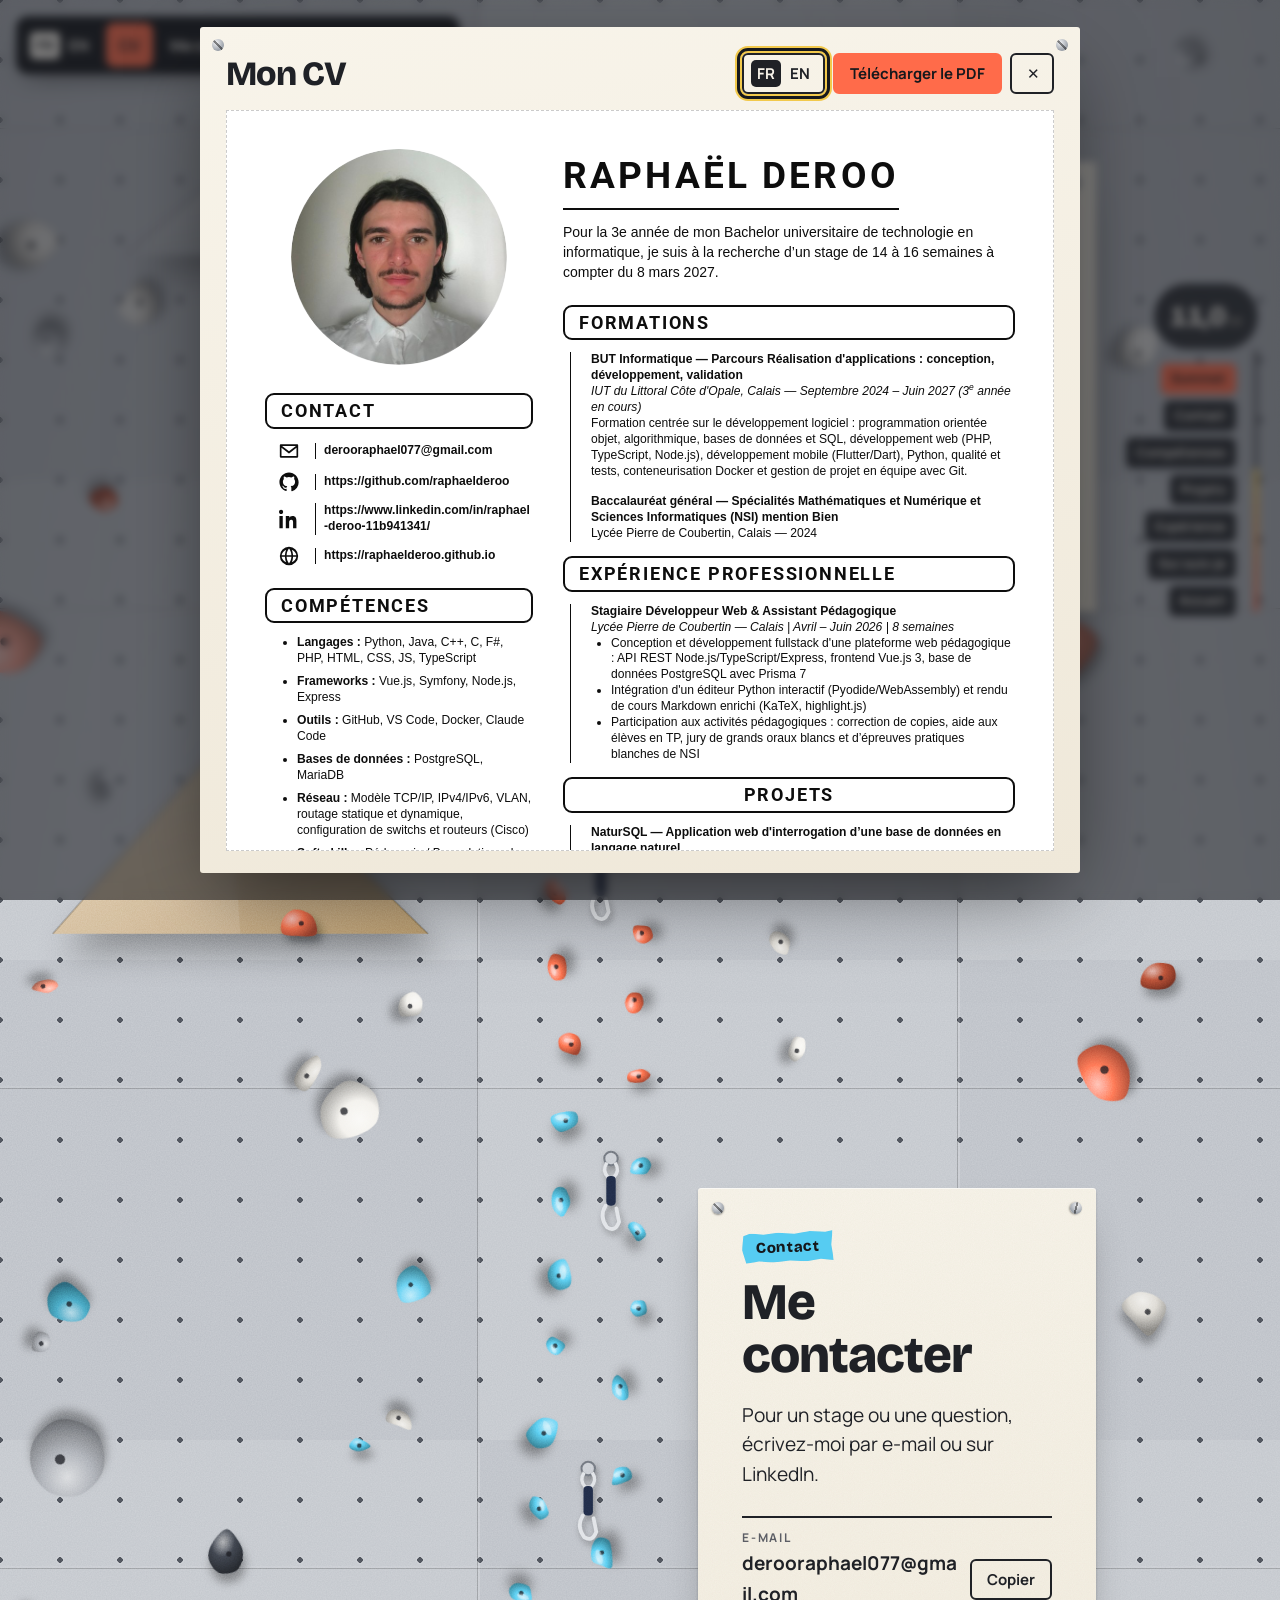
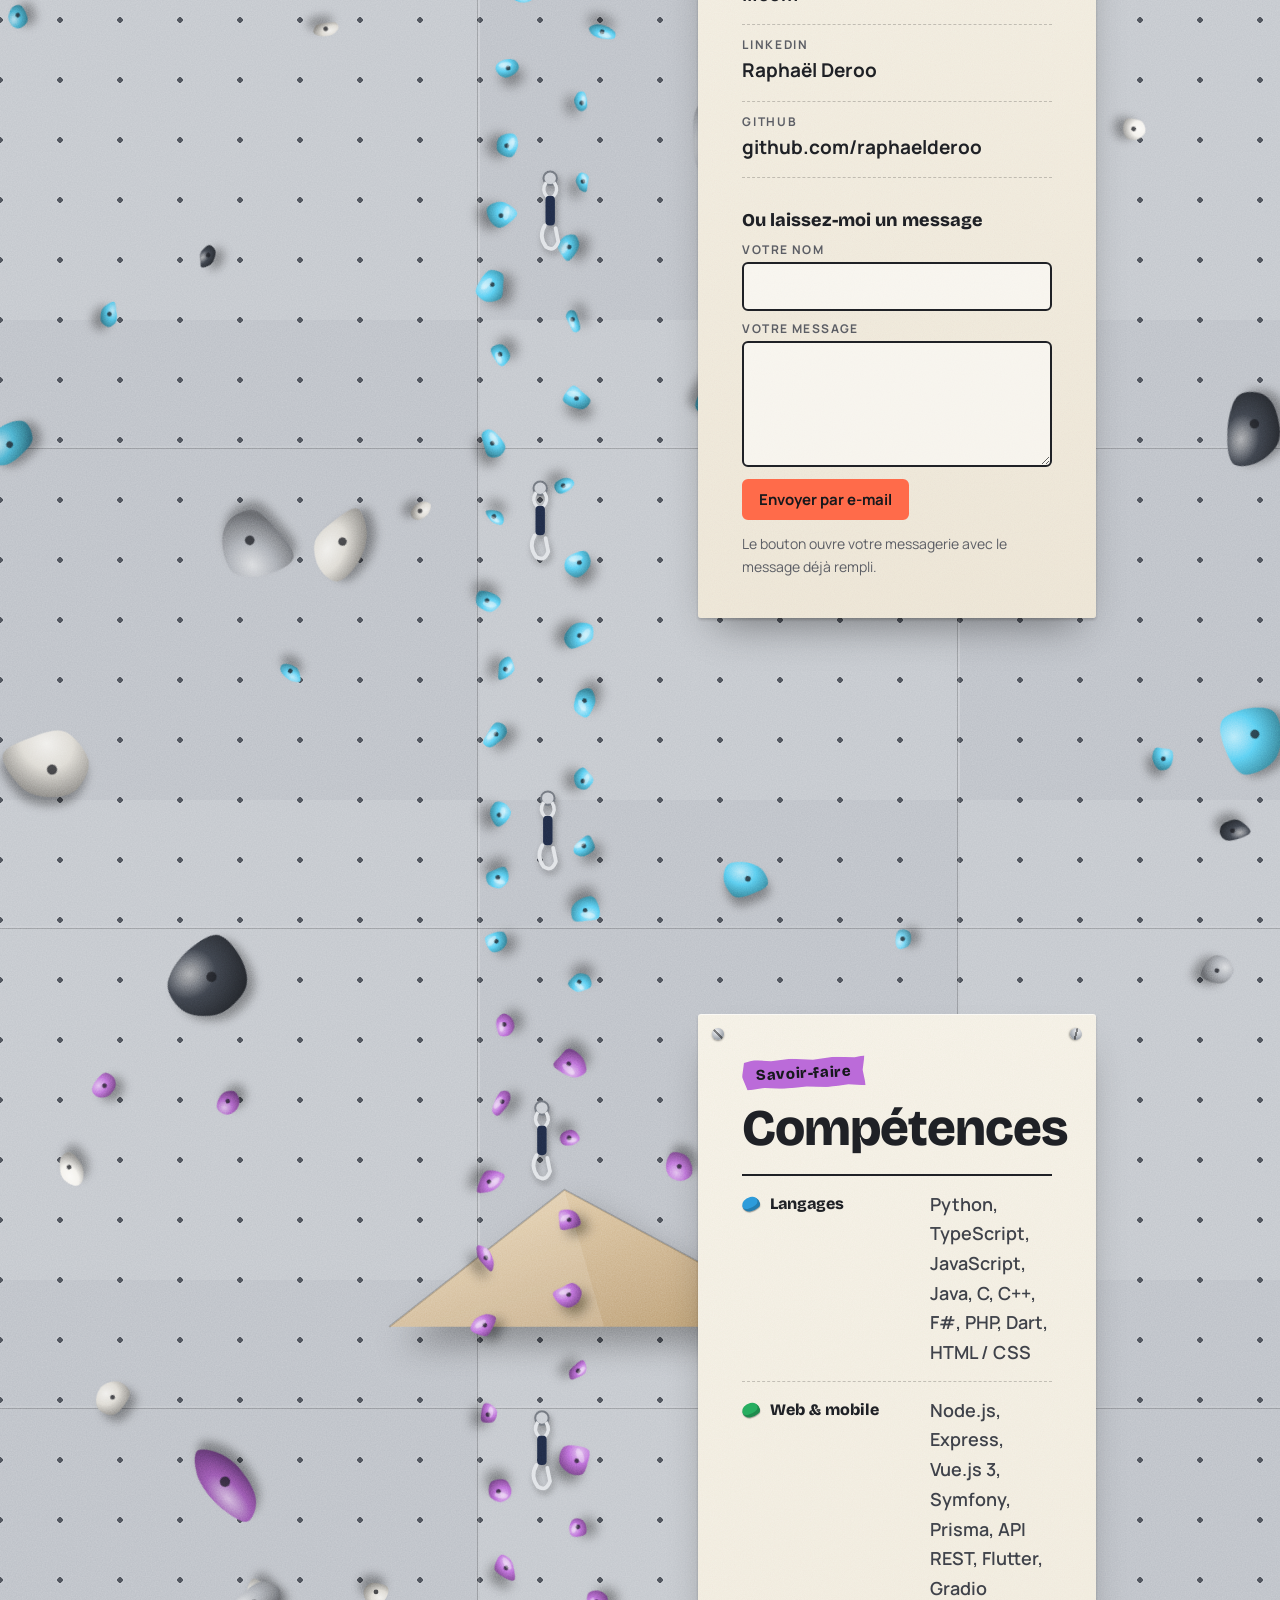
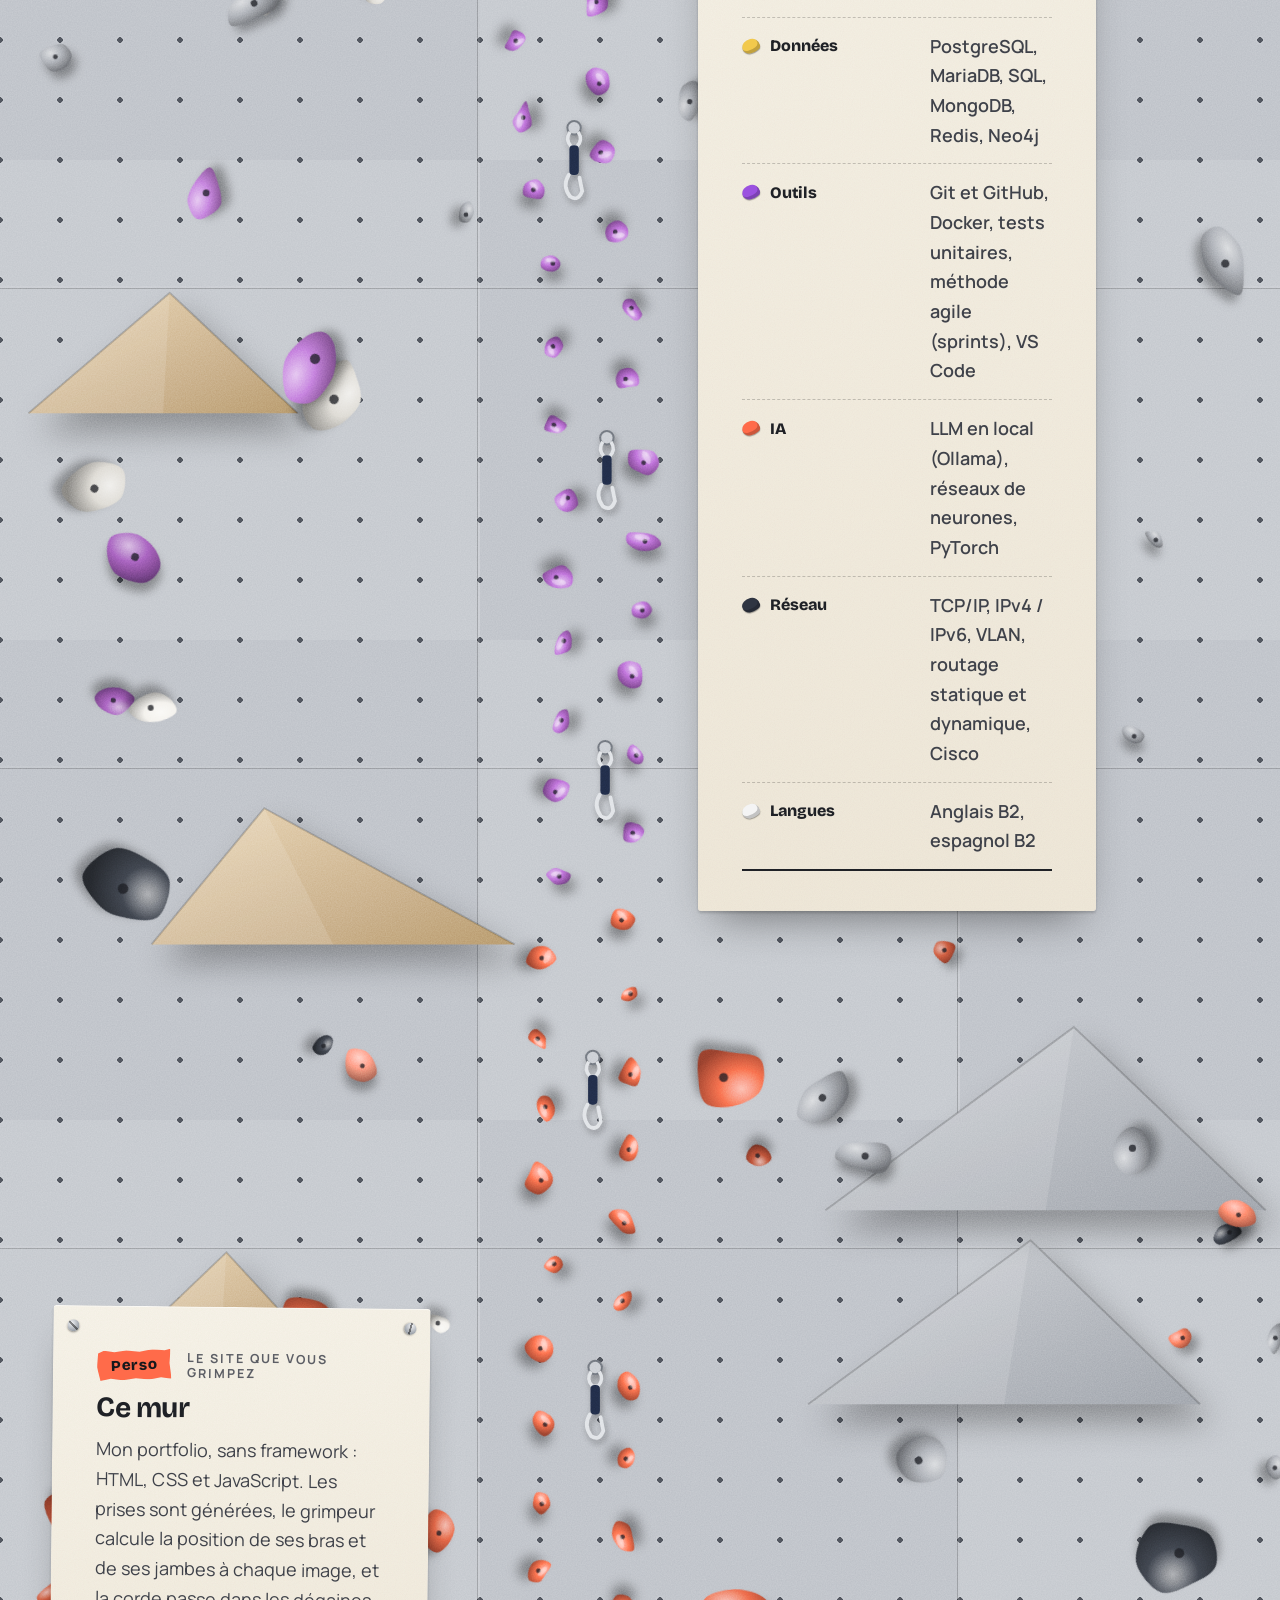
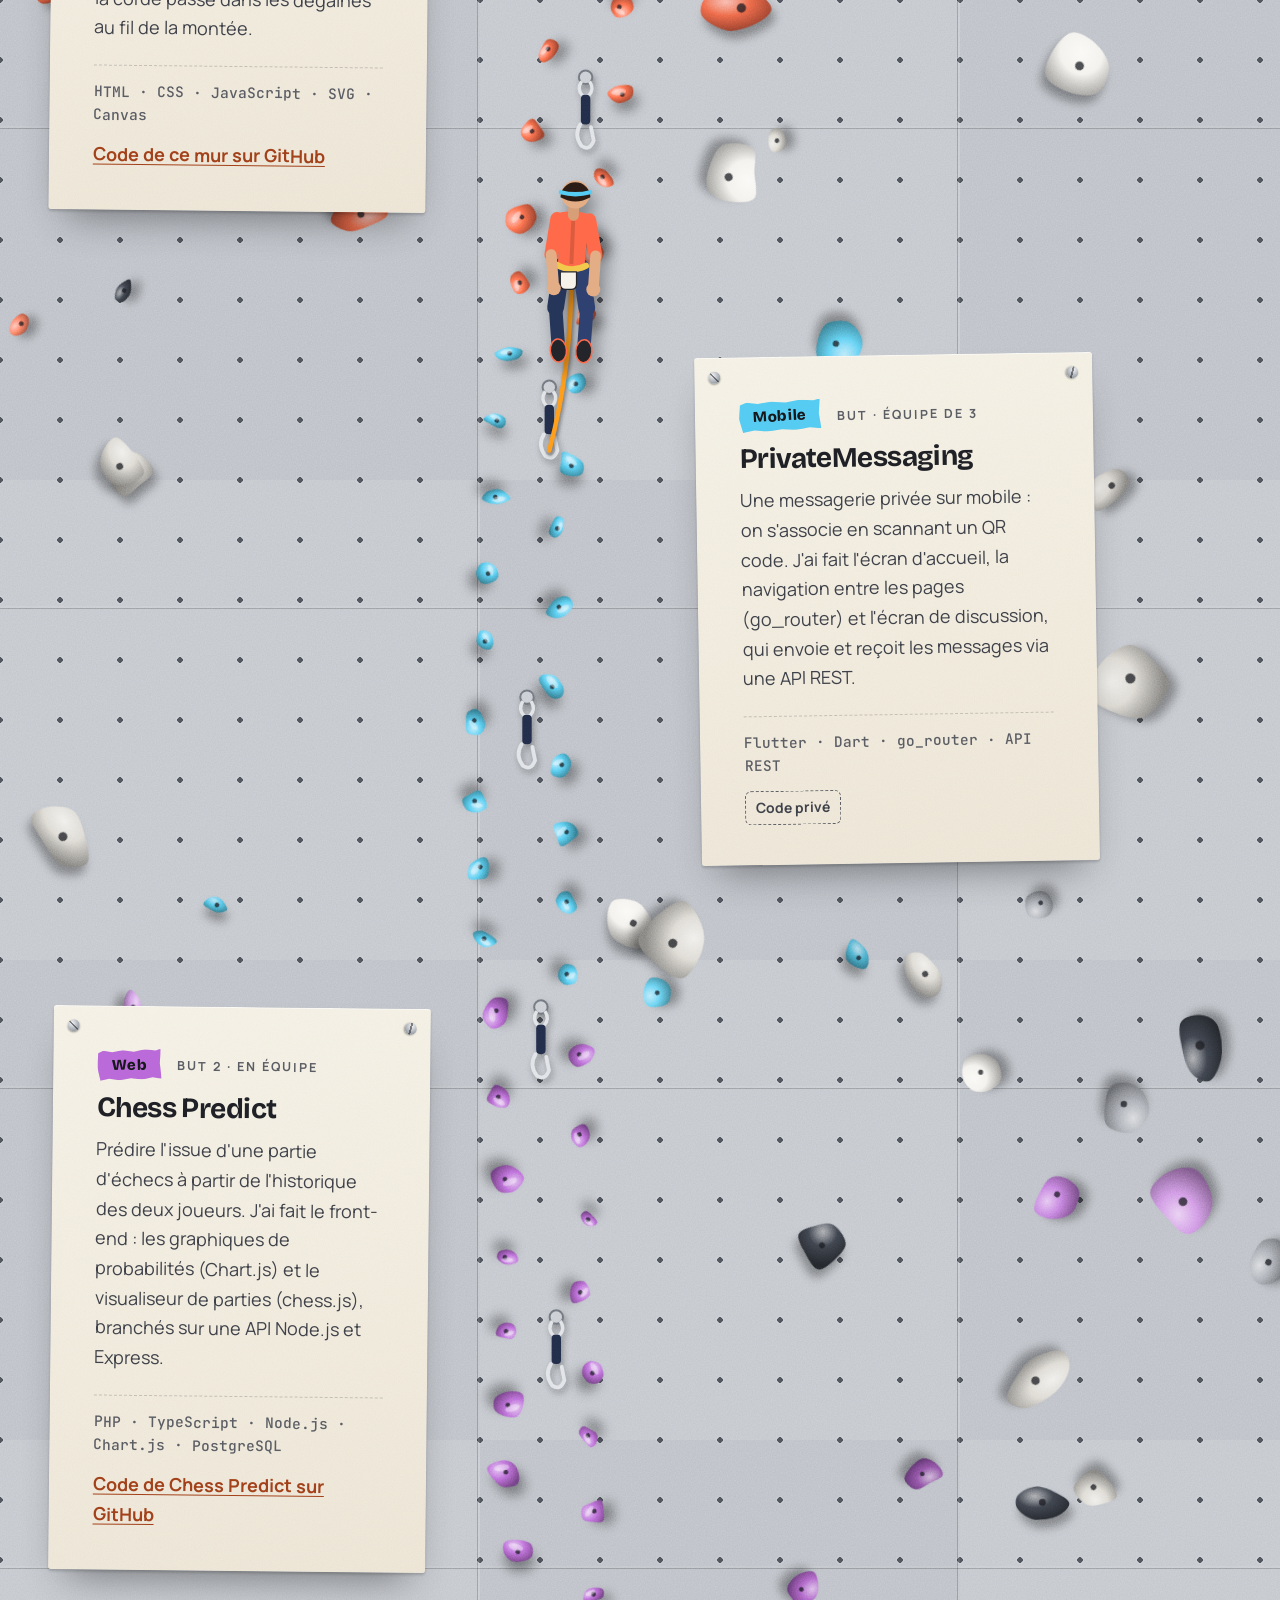
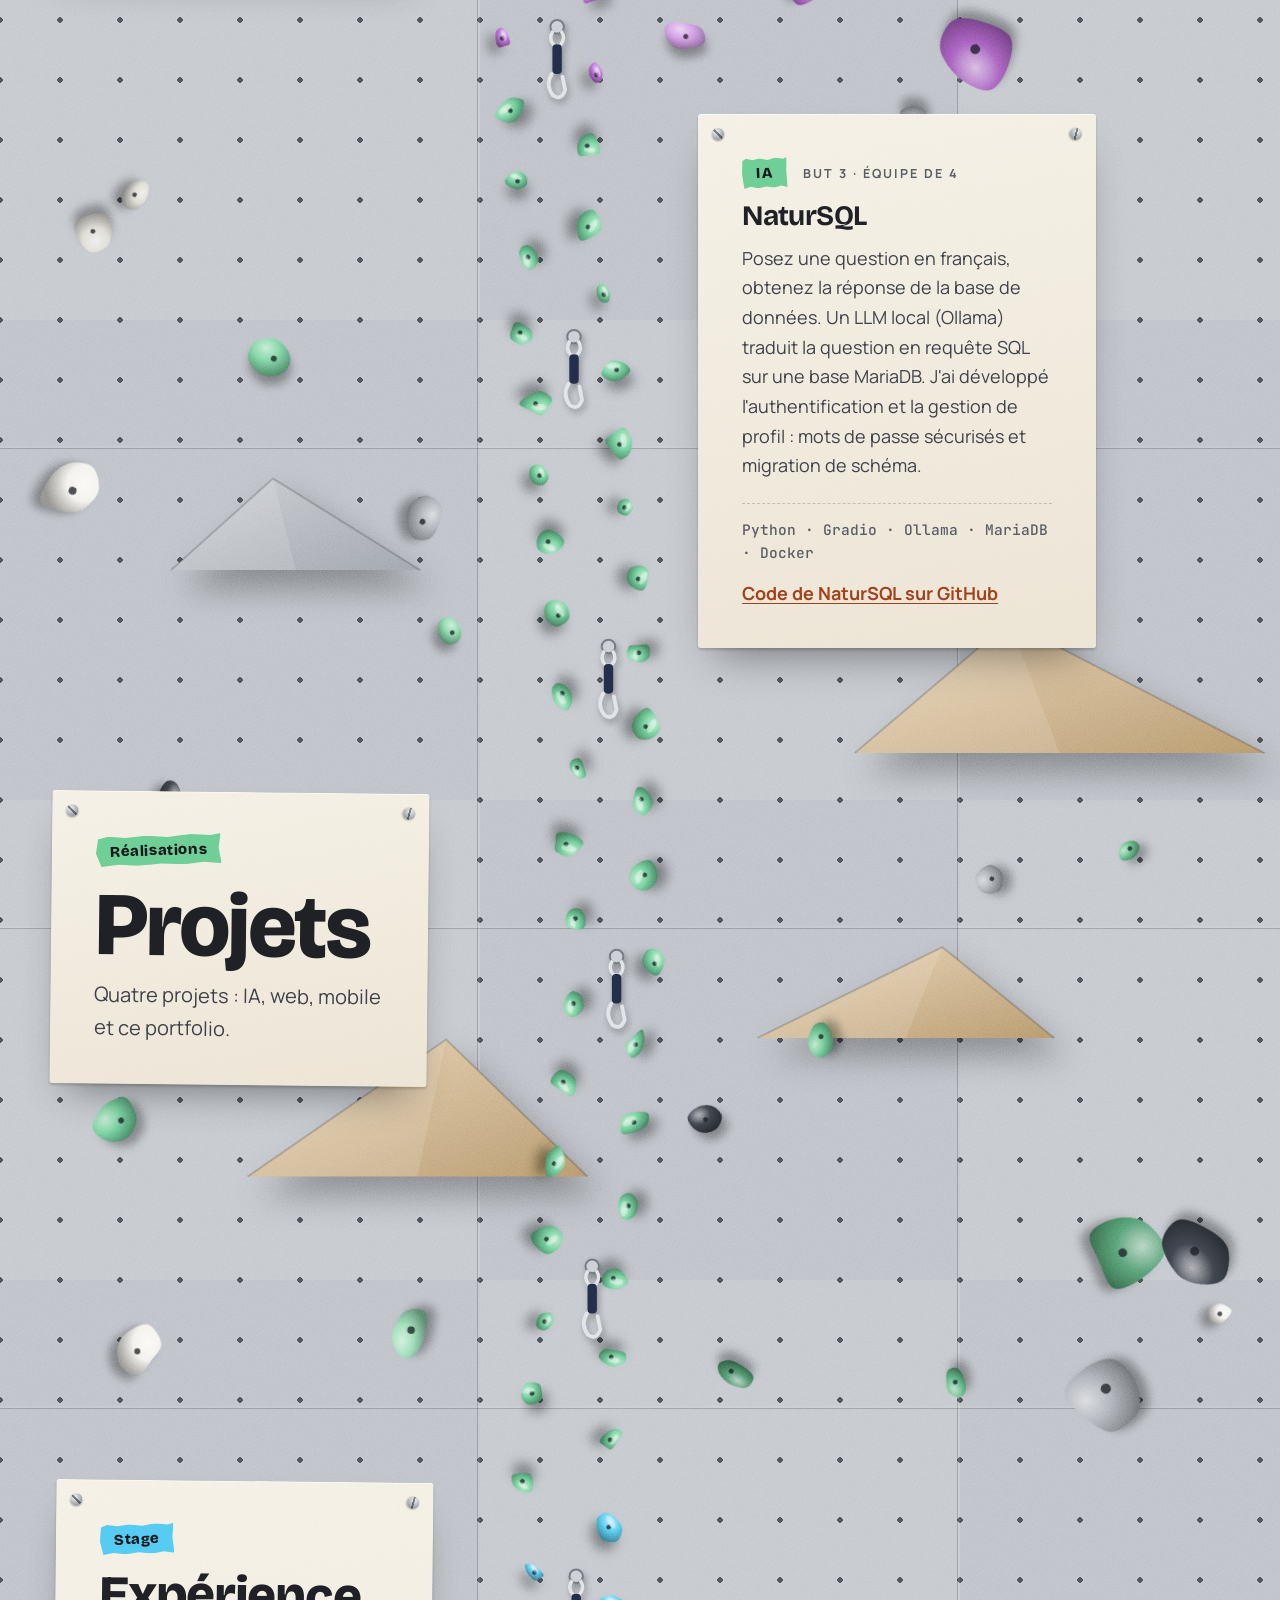
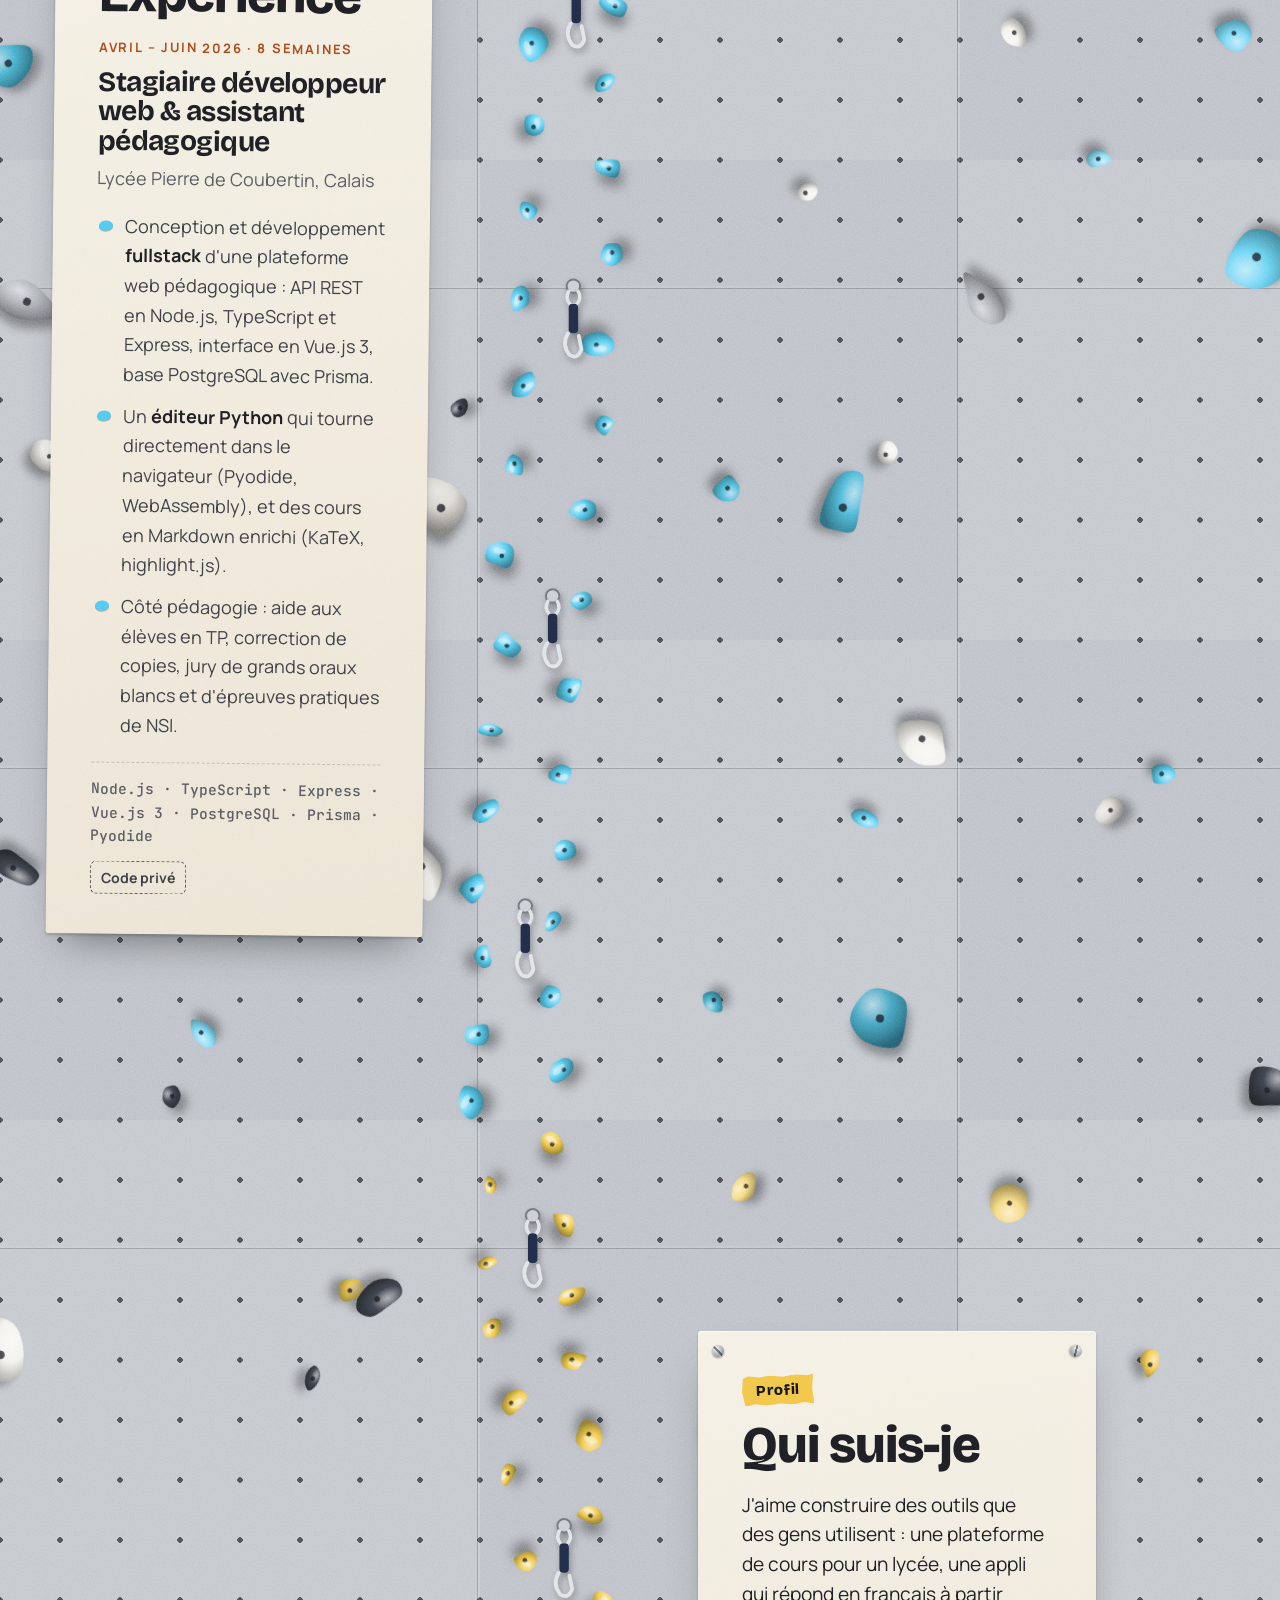
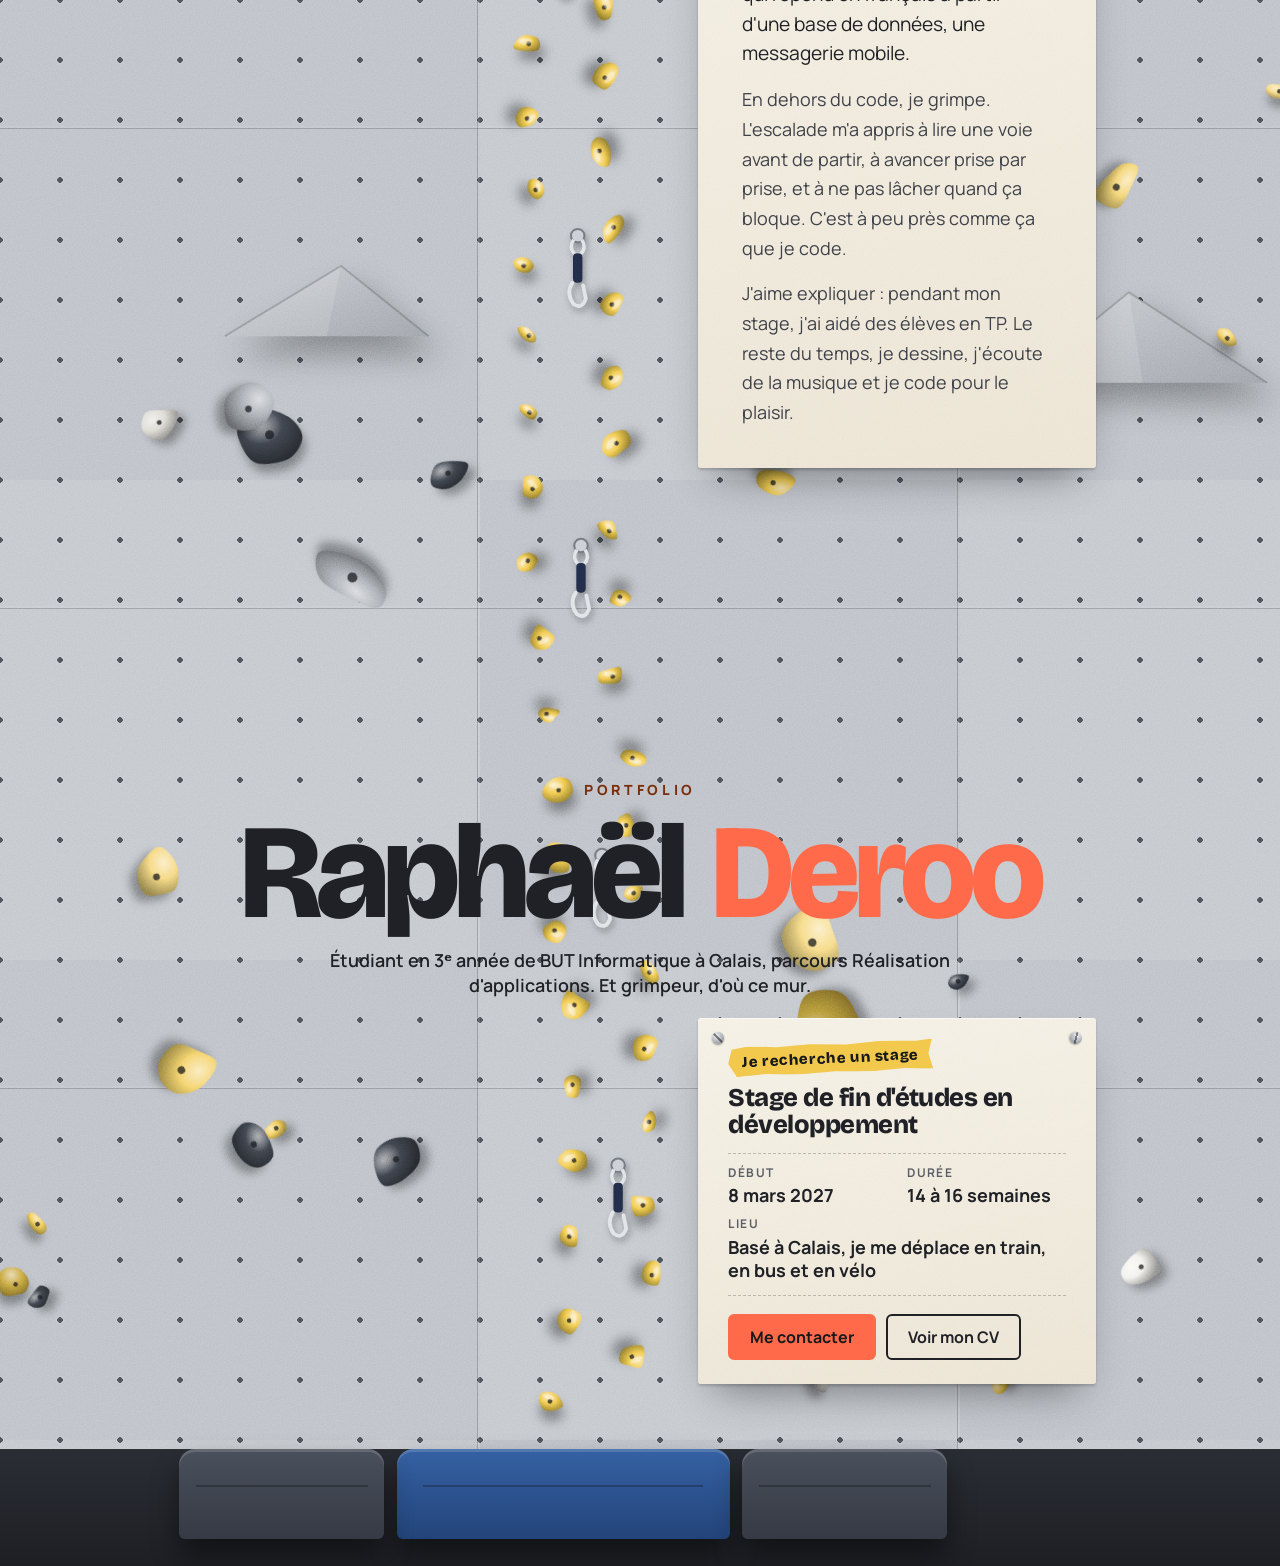
<file: cv.html>
<!DOCTYPE html>
<html lang="fr">
<head>
  <meta charset="UTF-8">
  <title>CV — Raphaël Deroo</title>
  <meta name="robots" content="noindex">
  <link rel="canonical" href="https://raphaelderoo.github.io/index.html#cv">
  <meta http-equiv="refresh" content="0; url=index.html#cv">
  <script>location.replace('index.html#cv');</script>
</head>
<body>
  <p><a href="index.html#cv">Ouvrir le CV de Raphaël Deroo</a></p>
</body>
</html>
</file>
<file: assets/css/mur.css>
/* ============ Le mur — portfolio de Raphaël Deroo ============ */

:root {
  --bg: #b4b8bf;
  --panel-a: #c2c6cc;
  --panel-b: #bbbfc6;
  --seam: rgba(255, 255, 255, .07);
  --bolt: #4a4e56;
  --ink: #f6f2ea;
  --ink-soft: #cdc8bf;
  --ink-mute: #9e998f;
  --card: rgba(24, 26, 31, .86);
  --card-line: rgba(255, 255, 255, .10);
  --accent: #ff6b4a;
  --rx: 44vw;          /* axe de la voie (le JS utilise la même valeur) */
  --corr: 135px;       /* demi-largeur du couloir laissé au grimpeur */
  --gut: 4vw;
  --card-max: 720px;
  --display: "Bricolage Grotesque", "Arial Black", system-ui, sans-serif;
  --text: "Manrope", system-ui, -apple-system, "Segoe UI", sans-serif;
}

* { box-sizing: border-box; }
html { background: var(--bg); scroll-padding: 84px 0 24px; }
body {
  margin: 0;
  position: relative;
  color: var(--ink);
  font: 400 18px/1.65 var(--text);
  background: var(--bg);
  overflow-x: hidden;
  -webkit-font-smoothing: antialiased;
}
::selection { background: var(--accent); color: #111; }
a { color: inherit; }
img, svg { display: block; }

.skip {
  position: absolute; left: 16px; top: -60px; z-index: 50;
  background: var(--ink); color: #111; padding: 10px 14px; border-radius: 10px;
  font-weight: 700; text-decoration: none; transition: top .2s;
}
.skip:focus { top: 16px; }

/* ---------- Barre d'accès rapide ---------- */
.bar {
  position: fixed; z-index: 7; left: 16px; top: 16px;
  display: flex; align-items: center; gap: 4px; padding: 6px; border-radius: 12px;
  background: #16181c; border: 1px solid var(--card-line); box-shadow: 0 10px 24px -10px rgba(0,0,0,.6);
}
.bar-item {
  display: inline-flex; align-items: center; min-height: 44px; padding: 0 13px; border: 0; border-radius: 8px;
  font: 700 15px/1 var(--text); color: var(--ink); background: transparent; text-decoration: none; cursor: pointer;
  transition: background .2s;
}
.bar-item:hover { background: #333842; }
.bar-cv { background: var(--accent); color: #16181c; }
.bar-ico svg { display: none; width: 20px; height: 20px; fill: currentColor; }
.bar-cv:hover { background: #ff8466; }
.lang { display: inline-flex; align-items: center; gap: 3px; }
.bar-item.lang { padding: 0 7px; }
.lang span { padding: 6px 6px; border-radius: 5px; }
html[lang="fr"] .lang [data-l="fr"], html[lang="en"] .lang [data-l="en"] { background: var(--ink); color: #16181c; }
.btn.lang { padding: 5px 7px; }
.cv-paper .lang span { color: var(--ink); }
html[lang="fr"] .cv-paper .lang [data-l="fr"], html[lang="en"] .cv-paper .lang [data-l="en"] { background: #1f2126; color: #f8f4ea; }
.btn.lang:hover span { color: #f8f4ea; }

/* ---------- Le mur ---------- */
.wall {
  position: absolute; inset: 0 0 auto 0; height: 100%;
  z-index: 0; pointer-events: none; overflow: hidden;
  background:
    radial-gradient(circle at 50% 50%, var(--bolt) 0 2.6px, rgba(255,255,255,.10) 3px 3.8px, transparent 4.2px) 30px 30px / 60px 60px,
    conic-gradient(var(--panel-a) 0 25%, var(--panel-b) 0 50%, var(--panel-a) 0 75%, var(--panel-b) 0) 0 0 / 960px 960px;
}
.wall::before {
  /* joints des panneaux tous les 480 px */
  content: ""; position: absolute; inset: 0;
  background:
    repeating-linear-gradient(0deg, transparent 0 477px, rgba(0,0,0,.22) 477px 478px, rgba(255,255,255,.08) 478px 480px),
    repeating-linear-gradient(90deg, transparent 0 477px, rgba(0,0,0,.22) 477px 478px, rgba(255,255,255,.08) 478px 480px);
}
.wall::after {
  /* grain du contreplaqué peint */
  content: ""; position: absolute; inset: 0; opacity: .45; mix-blend-mode: overlay;
  background-image: url("data:image/svg+xml,%3Csvg xmlns='http://www.w3.org/2000/svg' width='240' height='240'%3E%3Cfilter id='n'%3E%3CfeTurbulence type='fractalNoise' baseFrequency='.8' numOctaves='2' stitchTiles='stitch'/%3E%3CfeColorMatrix values='0 0 0 0 1 0 0 0 0 1 0 0 0 0 1 0 0 0 .5 0'/%3E%3C/filter%3E%3Crect width='100%25' height='100%25' filter='url(%23n)'/%3E%3C/svg%3E");
}
.wall-holds { position: absolute; inset: 0; }

.hold {
  position: absolute; left: 0; top: 0;
  overflow: visible;
  filter: drop-shadow(4px 8px 5px rgba(0,0,0,.38));
}
.hold.on-route { filter: drop-shadow(4px 9px 6px rgba(0,0,0,.42)); }
.volume { position: absolute; left: 0; top: 0; overflow: visible; filter: drop-shadow(12px 18px 16px rgba(0,0,0,.35)); }
.quickdraw { position: absolute; left: 0; top: 0; overflow: visible; filter: drop-shadow(2px 4px 3px rgba(0,0,0,.35)); }

/* ---------- Lumière et calques fixes ---------- */
.light, .stage, .chalk {
  position: fixed; inset: 0; width: 100%; height: 100%;
  pointer-events: none;
}
.light {
  z-index: 1;
  background:
    radial-gradient(circle at var(--lx, 44%) var(--ly, 60%), rgba(255, 236, 210, .18) 0, rgba(255,236,210,.06) 24vmax, transparent 40vmax),
    radial-gradient(ellipse at var(--lx, 44%) var(--ly, 60%), transparent 0, transparent 30vmax, rgba(40, 44, 52, .22) 85vmax);
}
.stage { z-index: 2; overflow: visible; }
.chalk { z-index: 3; }

.rope { fill: none; stroke: #ff9f1c; stroke-linecap: round; filter: drop-shadow(1px 3px 2px rgba(0,0,0,.45)); }
.climber { filter: drop-shadow(5px 10px 8px rgba(0,0,0,.35)); }
.climber path, .climber line { stroke-linecap: round; stroke-linejoin: round; }

/* ---------- Altimètre / topo ---------- */
.topo {
  position: fixed; z-index: 6; right: 22px; top: 50%; transform: translateY(-50%);
  display: flex; flex-direction: column; align-items: flex-end; gap: 14px;
  font-family: var(--display);
}
.alt {
  display: flex; align-items: baseline; gap: 4px;
  padding: 9px 15px; border-radius: 999px;
  background: rgba(20, 22, 27, .82); border: 1px solid var(--card-line);
  backdrop-filter: blur(8px); -webkit-backdrop-filter: blur(8px);
  font-variant-numeric: tabular-nums;
}
/* la fiche CV, ouverte par-dessus le mur */
.cv-sheet {
  width: min(880px, 94vw); max-height: 94vh; padding: 0; border: 0; background: transparent; overflow: visible;
}
.cv-sheet::backdrop { background: rgba(30, 32, 38, .55); backdrop-filter: blur(4px); -webkit-backdrop-filter: blur(4px); }
.cv-sheet[open] { animation: sheetIn .45s cubic-bezier(.2,1.2,.4,1); }
@keyframes sheetIn { from { opacity: 0; transform: translateY(40px) rotate(-1.5deg) scale(.96); } to { opacity: 1; transform: none; } }
.cv-paper {
  --ink: #1f2126; position: relative; display: flex; flex-direction: column; max-height: 94vh;
  padding: 26px 26px 22px; border-radius: 3px; color: var(--ink);
  background: linear-gradient(170deg, #f8f4ea, #efe8d9);
  box-shadow: 0 30px 80px -20px rgba(0,0,0,.6);
}
.cv-paper::before, .cv-paper::after {
  content: ""; position: absolute; top: 12px; width: 12px; height: 12px; border-radius: 50%;
  background: linear-gradient(45deg, transparent 44%, rgba(0,0,0,.45) 45% 55%, transparent 56%), radial-gradient(circle at 35% 30%, #f1f2f4, #9aa0a8 70%);
}
.cv-paper::before { left: 12px; } .cv-paper::after { right: 12px; }
.cv-head { display: flex; align-items: center; justify-content: space-between; gap: 12px; flex-wrap: wrap; margin-bottom: 16px; }
.cv-head h2 { margin: 0; font-size: 34px; }
.cv-actions { display: flex; gap: 8px; flex-wrap: wrap; }
.cv-close { width: 44px; padding: 11px 0; text-align: center; }
.cv-view { flex: 1; min-height: 0; overflow: auto; overscroll-behavior: contain; border: 1.5px dashed rgba(0,0,0,.2); background: #fff; }

/* le CV : une page A4, deux colonnes, comme la maquette d'origine */
.cv-doc {
  --cv-ink: #0d0d0d;
  display: grid; grid-template-columns: 268px minmax(0, 1fr); column-gap: 30px;
  width: 100%; max-width: 794px; margin: 0 auto; padding: 38px 22px 24px;
  background: #fff; color: var(--cv-ink); font: 400 12.1px/1.32 Arial, Helvetica, sans-serif;
}
.cv-doc p, .cv-doc li { margin: 0; color: var(--cv-ink); }
.cv-doc b { font-weight: 700; }
.cv-doc a { color: inherit; text-decoration: none; overflow-wrap: anywhere; }
.cv-doc a:hover { text-decoration: underline; }
.cv-doc sup { font-size: .7em; line-height: 0; }
.cv-photo { width: 216px; height: 216px; margin: 0 auto 28px; border-radius: 50%; object-fit: cover; }
.cv-pill {
  margin: 0 0 12px; padding: 6px 14px 5px; border: 2px solid #0d0d0d; border-radius: 9px;
  font: 700 18px/1.15 Roboto, Arial, sans-serif; letter-spacing: .1em; text-transform: uppercase; color: #0d0d0d;
}
.cv-pill-center { text-align: center; }
.cv-contact { list-style: none; margin: 0 0 22px; padding: 0 0 0 14px; display: grid; gap: 11px; font-weight: 700; }
.cv-contact li { display: grid; grid-template-columns: 20px minmax(0, 1fr); gap: 16px; align-items: center; }
.cv-contact svg { width: 20px; height: 20px; fill: #0d0d0d; }
.cv-contact a { padding-left: 8px; border-left: 1.5px solid #0d0d0d; }
.cv-list { margin: 0 0 16px; padding: 0 0 0 32px; display: grid; gap: 7px; }
.cv-plain { display: grid; gap: 9px; margin: 0 0 18px; padding-left: 12px; }
.cv-name {
  font: 700 37px/1.05 Roboto, Arial, sans-serif; letter-spacing: .085em; text-transform: uppercase;
  width: fit-content; padding-bottom: 12px; border-bottom: 2px solid #0d0d0d; margin: 8px 0 12px !important;
}
.cv-pitch { font-size: 14px; line-height: 1.45; margin-bottom: 22px !important; }
.cv-block { margin: 0 0 14px 7px; padding-left: 20px; border-left: 1.5px solid #0d0d0d; display: grid; gap: 14px; }
.cv-block .cv-list { margin: 0; padding-left: 20px; gap: 0; }

/* formulaire de contact */
.mail-form { display: grid; gap: 12px; margin-top: 8px; }
.form-title { margin: 6px 0 0; font: 800 18px/1.2 var(--display); color: var(--ink); }
.mail-form label { display: grid; gap: 6px; font: 700 12px/1 var(--text); text-transform: uppercase; letter-spacing: .12em; color: var(--ink-mute); }
.mail-form input, .mail-form textarea {
  font: 500 17px/1.5 var(--text); color: var(--ink); text-transform: none; letter-spacing: 0;
  padding: 10px 12px; border: 2px solid var(--ink); border-radius: 6px; background: rgba(255,255,255,.55); resize: vertical;
}
.mail-form input:focus, .mail-form textarea:focus { border-color: #a3421a; background: #fff; }
.mail-form .btn { justify-self: start; }
.form-note { font-size: 14px; color: var(--ink-mute); margin: 0; }
.alt-num { font-size: 28px; font-weight: 800; letter-spacing: -.02em; }
.alt-unit { font-size: 14px; color: var(--ink-mute); font-weight: 700; }
.rail { list-style: none; margin: 0; padding: 0 22px 0 0; display: flex; flex-direction: column; gap: 6px; position: relative; }
.rail a { display: flex; justify-content: flex-end; text-decoration: none; color: var(--ink); }
.rail a span {
  white-space: nowrap; font: 700 13px/1 var(--text); padding: 8px 9px; border-radius: 6px;
  border: 1px solid var(--card-line); background: rgba(20,22,27,.88); transition: background .25s, color .25s;
}
.rail a:hover span { background: #333842; }
.rail a.on span { background: var(--accent); color: #111; border-color: transparent; }
.rail-track { position: absolute; right: 0; bottom: 4px; width: 4px; height: calc(100% - 70px); border-radius: 4px; background: rgba(20,22,27,.55); overflow: hidden; }
.rail-fill { position: absolute; left: 0; right: 0; bottom: 0; height: 0; background: linear-gradient(to top, var(--accent), #f2c94c); border-radius: 4px; }

/* ---------- La voie (contenu) ---------- */
.route {
  position: relative; z-index: 4;
  display: flex; flex-direction: column-reverse;
}
.pitch {
  position: relative;
  min-height: 120vh;
  padding: 22vh 0;
  display: flex; flex-direction: column; justify-content: center; gap: 16vh;
}
/* on grimpe de bas en haut : le titre « Projets » se lit en premier, donc en bas,
   puis les projets s'enchaînent au-dessus */
.pitch-tall { flex-direction: column-reverse; }

/* les fiches se placent de part et d'autre de la voie */
.side-l, .side-r { width: min(var(--card-max), calc(var(--rx) - var(--corr) - var(--gut))); }
.side-l { align-self: flex-start; margin-left: max(var(--gut), calc(var(--rx) - var(--corr) - var(--card-max))); }
.side-r { align-self: flex-start; margin-left: calc(var(--rx) + var(--corr)); width: min(var(--card-max), calc(100vw - var(--rx) - var(--corr) - 184px)); }

/* Les fiches : du papier vissé au mur, avec un scotch de couleur qui porte le titre,
   comme dans une salle d'escalade. */
.topo-card {
  --ink: #1f2126; --ink-soft: #3f424a; --ink-mute: #5c5e65;
  position: relative;
  padding: 44px 44px 40px;
  color: var(--ink);
  background:
    url("data:image/svg+xml,%3Csvg xmlns='http://www.w3.org/2000/svg' width='200' height='200'%3E%3Cfilter id='p'%3E%3CfeTurbulence type='fractalNoise' baseFrequency='.9' numOctaves='3' stitchTiles='stitch'/%3E%3CfeColorMatrix values='0 0 0 0 .45 0 0 0 0 .4 0 0 0 0 .32 0 0 0 .09 0'/%3E%3C/filter%3E%3Crect width='100%25' height='100%25' filter='url(%23p)'/%3E%3C/svg%3E"),
    linear-gradient(170deg, #f8f4ea, #efe8d9);
  border-radius: 3px;
  box-shadow: 0 1px 0 rgba(255,255,255,.6) inset, 0 2px 3px rgba(0,0,0,.18), 0 22px 40px -18px rgba(0,0,0,.45);
  transform: rotate(var(--tilt, -.5deg));
}
.side-l { --tilt: .6deg; }
.proj:nth-of-type(3n) { --tilt: -.9deg; }
/* les deux vis du haut */
.topo-card::before, .topo-card::after {
  content: ""; position: absolute; top: 14px; width: 12px; height: 12px; border-radius: 50%;
  background:
    linear-gradient(45deg, transparent 44%, rgba(0,0,0,.45) 45% 55%, transparent 56%),
    radial-gradient(circle at 35% 30%, #f1f2f4, #9aa0a8 70%);
  box-shadow: 0 1px 2px rgba(0,0,0,.4);
}
.topo-card::before { left: 14px; }
.topo-card::after { right: 14px; transform: rotate(60deg); }

.card-head { display: flex; align-items: center; gap: 16px; margin-bottom: 14px; }
.tape {
  font: 800 15px/1 var(--display); letter-spacing: .04em; color: #16181c;
  padding: 8px 14px 7px; background: var(--tag, var(--accent));
  clip-path: polygon(2% 8%, 10% 0, 24% 6%, 40% 1%, 58% 7%, 75% 0, 92% 5%, 100% 0, 98% 48%, 100% 100%, 86% 94%, 70% 100%, 52% 95%, 34% 100%, 18% 94%, 4% 100%, 0 55%);
  transform: rotate(-2.5deg);
  box-shadow: 0 1px 0 rgba(0,0,0,.08);
}
.card-route { font: 700 12.5px/1.2 var(--text); text-transform: uppercase; letter-spacing: .16em; color: var(--ink-mute); }

h1, h2, h3 { font-family: var(--display); line-height: 1.04; margin: 0; letter-spacing: -.02em; }
h2 { font-size: clamp(38px, 4vw, 58px); font-weight: 800; margin-bottom: 18px; }
h3 { font-size: clamp(26px, 2.2vw, 32px); font-weight: 700; margin-bottom: 12px; }
p { margin: 0 0 16px; color: var(--ink-soft); }
p:last-child { margin-bottom: 0; }
.lead { color: var(--ink); font-size: clamp(19px, 1.5vw, 22px); line-height: 1.55; }
strong { color: var(--ink); font-weight: 700; }

.pitch-title h2 { font-size: clamp(56px, 7vw, 100px); margin: 4px 0 6px; }
.pitch-title p { font-size: 20px; }

/* technologies : écrites simplement, comme une liste de matériel */
.code-link { display: inline-block; margin: 14px 0 0; font-weight: 700; color: #a3421a; text-underline-offset: 3px; }
.code-link:hover { color: var(--ink); }
.code-private { padding: 4px 10px; border: 1.5px dashed var(--ink-mute); border-radius: 6px; font-size: 14px; color: var(--ink-soft); }
.stack {
  margin: 22px 0 0; padding-top: 14px; border-top: 1.5px dashed rgba(0,0,0,.18);
  font: 500 14.5px/1.6 "JetBrains Mono", ui-monospace, monospace; color: var(--ink-mute);
}

.xp-when { font: 700 13px/1.3 var(--text); text-transform: uppercase; letter-spacing: .14em; color: #b04e1b; margin-bottom: 12px; }
.xp-where { color: var(--ink-mute); margin-top: -4px; }
.ticks { margin: 18px 0 0; padding: 0; list-style: none; display: grid; gap: 12px; }
.ticks li { position: relative; padding-left: 28px; color: var(--ink-soft); }
.ticks li::before {
  content: ""; position: absolute; left: 2px; top: .5em; width: 14px; height: 10px;
  border-radius: 50% 60% 45% 55%; background: var(--tag); transform: rotate(-12deg);
  box-shadow: 0 1px 0 rgba(0,0,0,.25);
}

/* Compétences */
.logbook-intro { margin-bottom: 18px; }
.log { margin: 0; border-top: 2px solid var(--ink); }
.log-row {
  display: grid; grid-template-columns: 170px 1fr; gap: 18px; align-items: baseline;
  padding: 14px 0 13px; border-bottom: 1.5px dashed rgba(0,0,0,.2);
}
.log-row:last-child { border-bottom: 2px solid var(--ink); }
.log dt {
  display: flex; align-items: center; gap: 10px;
  font: 800 16px/1.2 var(--display); color: var(--ink);
}
.log dt::before {
  /* une petite prise de la couleur de la famille */
  content: ""; flex: none; width: 18px; height: 14px; background: var(--c);
  border-radius: 55% 45% 60% 40% / 50% 60% 40% 50%; transform: rotate(-14deg);
  box-shadow: inset -2px -3px 0 rgba(0,0,0,.2), 0 1px 1px rgba(0,0,0,.35);
}
.log dd { margin: 0; color: var(--ink-soft); font-weight: 600; }

/* Contact */
.contacts { margin: 26px 0; border-top: 2px solid var(--ink); }
.contact {
  display: grid; grid-template-columns: 1fr auto; align-items: center; gap: 4px 12px;
  padding: 14px 0; border-bottom: 1.5px dashed rgba(0,0,0,.2);
}
.contact-label { grid-column: 1 / -1; font: 700 12px/1 var(--text); text-transform: uppercase; letter-spacing: .14em; color: var(--ink-mute); }
.contact-value { font-weight: 700; font-size: 19px; text-decoration: none; overflow-wrap: anywhere; color: var(--ink); }
.contact-value:hover { color: #a3421a; }
.copy, .btn {
  font: 700 15px/1 var(--text); cursor: pointer; text-decoration: none;
  border-radius: 6px; border: 2px solid var(--ink); color: var(--ink);
  background: transparent; padding: 11px 15px;
  transition: background .2s, transform .2s, color .2s;
}
.copy:hover, .btn:hover { background: var(--ink); color: #f8f4ea; }
.copy.ok { background: #27ae60; border-color: #27ae60; color: #16181c; }
.actions { display: flex; flex-wrap: wrap; gap: 10px; }
.btn-main { background: var(--accent); border-color: var(--accent); color: #16181c; }
.btn-main:hover { background: #16181c; border-color: #16181c; color: #f8f4ea; }
.btn-ghost { border-style: dashed; }
.btn-fall { border-color: #c0392b; color: #c0392b; }
.btn-fall:hover { background: #c0392b; border-color: #c0392b; color: #fff; }
.btn-fall:disabled { opacity: .5; cursor: default; }

/* la chute : secousse à l'impact, tapis qui s'écrase */
html.falling { scroll-behavior: auto; }
html.impact .wall, html.impact .route, html.impact .stage { animation: shake .5s cubic-bezier(.36,.07,.19,.97); }
html.impact .pad-a { animation: squash .6s cubic-bezier(.3,1.5,.5,1); transform-origin: 50% 100%; }
@keyframes shake {
  10%, 90% { transform: translate3d(-2px, 1px, 0); }
  20%, 80% { transform: translate3d(4px, -2px, 0); }
  30%, 50%, 70% { transform: translate3d(-7px, 3px, 0); }
  40%, 60% { transform: translate3d(7px, -3px, 0); }
}
@keyframes squash { 0% { transform: scaleY(1); } 20% { transform: scale(1.06, .62); } 55% { transform: scale(.98, 1.08); } 100% { transform: none; } }
/* deux tons : le repère de focus reste visible sur le papier comme sur le mur */
:focus-visible { outline: 3px solid #16181c; outline-offset: 2px; box-shadow: 0 0 0 7px #f2c94c; }
.pitch:focus-visible { outline: none; box-shadow: none; }
.sr { position: absolute; width: 1px; height: 1px; margin: -1px; overflow: hidden; clip-path: inset(50%); white-space: nowrap; }

/* Sommet : relais */
.pitch-top { justify-content: flex-start; padding-top: 18vh; min-height: 110vh; }
.anchor {
  position: absolute; left: var(--rx); top: 6vh; transform: translateX(-50%);
  width: 56px; height: 70px;
}
.anchor span {
  position: absolute; top: 0; width: 18px; height: 18px; border-radius: 50%;
  background: #dfe3e8; box-shadow: inset -2px -3px 0 rgba(0,0,0,.35), 0 3px 6px rgba(0,0,0,.4);
}
.anchor span:first-child { left: 0; }
.anchor span:last-child { right: 0; }
.anchor::before, .anchor::after {
  content: ""; position: absolute; top: 12px; width: 4px; height: 48px; background: repeating-linear-gradient(#c9cdd2 0 7px, #8a8f96 7px 9px);
}
.anchor::before { left: 7px; transform: rotate(14deg); transform-origin: top; }
.anchor::after { right: 7px; transform: rotate(-14deg); transform-origin: top; }

/* Départ : sol et nom, au centre */
.pitch-start { justify-content: flex-start; align-items: center; padding: 13vh 5vw 0; min-height: 100vh; }
.ground {
  position: absolute; left: 0; right: 0; bottom: 0; height: 13vh;
  background: linear-gradient(#2a2d34, #1d1f24);
  border-top: 1px solid rgba(255,255,255,.08);
}
.pad {
  position: absolute; bottom: 3vh; height: 10vh; border-radius: 16px 16px 6px 6px;
  background: linear-gradient(#3561a3, #23447a); box-shadow: inset 0 3px 0 rgba(255,255,255,.15), 0 16px 28px rgba(0,0,0,.45);
}
.pad::after { content: ""; position: absolute; left: 8%; right: 8%; top: 40%; height: 2px; background: rgba(0,0,0,.25); }
.pad-a { left: calc(var(--rx) - 13vw); width: 26vw; }
.pad-b { left: calc(var(--rx) + 14vw); width: 16vw; background: linear-gradient(#4a505c, #353a44); }
.pad-c { left: calc(var(--rx) - 30vw); width: 16vw; background: linear-gradient(#4a505c, #353a44); }

.hero { position: relative; width: min(1100px, 92vw); text-align: center; display: flex; flex-direction: column; align-items: center; }
.hero-kicker { font: 800 14px/1 var(--text); letter-spacing: .26em; text-transform: uppercase; color: #7a2f0c; margin-bottom: 18px; }
.hero-title {
  font-size: clamp(64px, 10.5vw, 178px); font-weight: 800; line-height: .86; letter-spacing: -.045em;
  display: flex; flex-wrap: wrap; justify-content: center; gap: 0 .22em;
  color: #1f2126;
}
.hero-title span:last-child { color: var(--accent); }
.hero-sub { font-size: clamp(17px, 1.4vw, 21px); line-height: 1.4; color: #1f2126; font-weight: 600; margin: 18px 0 0; max-width: 60ch; }

/* Le bloc recherche de stage : la première chose qu'un recruteur doit lire */
/* il se place à droite de la voie, pour laisser le grimpeur visible au départ */
.search {
  --tilt: 0deg; align-self: flex-start; margin-top: 20px; padding: 24px 30px; text-align: left;
  width: min(540px, calc(100vw - var(--rx) - var(--corr) - 184px));
  margin-left: calc(var(--rx) + var(--corr) - (100vw - min(1100px, 92vw)) / 2);
}
.search .tape { display: inline-block; margin: 0 0 12px; }
.search h2 { font-size: clamp(24px, 2vw, 29px); margin-bottom: 14px; }
.search-facts div:last-child { grid-column: 1 / -1; }
.search-facts { display: grid; grid-template-columns: 1fr 1fr; gap: 10px 20px; margin: 0 0 18px; padding: 12px 0; border-block: 1.5px dashed rgba(0,0,0,.22); }
.search-facts dt { font: 700 12px/1.2 var(--text); text-transform: uppercase; letter-spacing: .12em; color: var(--ink-mute); margin-bottom: 4px; }
.search-facts dd { margin: 0; font-weight: 700; line-height: 1.3; color: var(--ink); }
.search .btn { font-size: 16px; padding: 13px 20px; }
.hero-hint {
  display: inline-flex; align-items: center; gap: 12px; margin-top: 16px;
  padding: 12px 20px 12px 14px; border-radius: 999px;
  background: rgba(24,26,31,.82); border: 1px solid var(--card-line); color: var(--ink);
  transition: opacity .5s, transform .5s;
}
.hero-hint.gone { opacity: 0; transform: translateY(10px); }
.hint-arrow {
  flex: none; width: 32px; height: 32px; border-radius: 50%; background: var(--accent); position: relative;
  animation: nudge 1.6s ease-in-out infinite;
}
.hint-arrow::before {
  content: ""; position: absolute; left: 50%; top: 52%; width: 10px; height: 10px;
  border-left: 3px solid #111; border-top: 3px solid #111; transform: translate(-50%, -35%) rotate(45deg);
}
@keyframes nudge { 50% { transform: translateY(-6px); } }

/* Apparition */
.js .reveal { opacity: 0; transform: translateY(50px) rotate(var(--tilt, 0deg)); transition: opacity .9s cubic-bezier(.2,.7,.2,1), transform .9s cubic-bezier(.2,.7,.2,1); }
.js .reveal.in { opacity: 1; transform: rotate(var(--tilt, 0deg)); }

/* grand écran : l'invitation à grimper passe à gauche de la voie */
@media (min-width: 1101px) {
  .hero-hint { position: absolute; left: 0; bottom: 0; margin: 0; }
}
/* écran peu haut : le bloc stage doit tenir au-dessus du sol */
@media (min-width: 761px) and (max-height: 820px) {
  .pitch-start { padding-top: 72px; }
  .hero-kicker { display: none; }
  .hero-title { font-size: clamp(64px, 7vw, 104px); }
  .hero-sub { margin-top: 8px; }
  .search { margin-top: 10px; padding: 18px 26px; }
}

/* ---------- Écrans moyens : une seule colonne à droite de la voie ---------- */
@media (max-width: 1100px) {
  :root { --rx: 17vw; --corr: 11vw; }
  .side-l, .side-r { align-self: flex-start; margin-left: calc(var(--rx) + var(--corr)); width: min(var(--card-max), calc(100vw - var(--rx) - var(--corr) - 184px)); }
}

/* ---------- Mobile ---------- */
@media (max-width: 760px) {
  :root { --rx: 13vw; --corr: 12vw; }
  body { font-size: 16px; }
  .pitch { gap: 10vh; min-height: 105vh; }
  .side-l, .side-r { width: calc(100vw - var(--rx) - var(--corr) - 12px); margin-left: calc(var(--rx) + var(--corr)); }
  .topo-card { padding: 34px 18px 22px; }
  .log-row { grid-template-columns: 1fr; gap: 4px; }
  .tape { font-size: 14px; }
  .lead { font-size: 17px; }
  h2 { font-size: 34px; }
  h3 { font-size: 23px; }
  .pitch-title h2 { font-size: 52px; }
  .hero-title { font-size: clamp(54px, 16vw, 86px); flex-direction: column; }
  .hero-hint { font-size: 15px; }
  .contact { grid-template-columns: 1fr auto; }
  .contact-label { grid-column: 1 / -1; }
  .contact-value { font-size: 16px; }
  /* la barre devient un bandeau : le contenu défile dessous, l'altimètre reste à droite */
  .bar { left: 0; right: 0; top: 0; padding: 5px 6px; gap: 1px; border-width: 0 0 1px; border-radius: 0; }
  .bar-item { padding: 0 8px; font-size: 13px; }
  .bar-item.lang { padding: 0 2px; }
  /* GitHub et LinkedIn passent en icônes pour tenir à côté de l'altimètre */
  .bar-ico { justify-content: center; min-width: 44px; padding: 0; }
  .bar-ico svg { display: block; }
  .bar-txt { position: absolute; width: 1px; height: 1px; overflow: hidden; clip-path: inset(50%); white-space: nowrap; }
  .lang span { padding: 5px 4px; }
  .topo { right: 6px; top: 11px; transform: none; z-index: 8; }
  .rail, .rail-track { display: none; }
  .alt { padding: 5px 8px; }
  .alt-num { font-size: 18px; }
  .alt-unit { font-size: 12px; }
  .anchor { top: 72px; }
  .pitch-top { padding-top: 160px; }
  .pitch-start { padding: 70px 12px 0; min-height: 100vh; }
  .hero-kicker { display: none; }
  .hero-title { font-size: 50px; line-height: .9; }
  .hero-sub { font-size: 15px; margin-top: 10px; }
  .search { align-self: stretch; width: auto; margin: 12px 0 0; padding: 20px 16px 16px; }
  .search .actions { display: grid; grid-template-columns: 1fr 1fr; }
  .search .btn { font-size: 15px; padding: 13px 8px; text-align: center; }
  .hero-hint { margin-top: 10px; padding: 7px 14px 7px 8px; font-size: 14px; }
  .hint-arrow { width: 26px; height: 26px; }
  .cv-paper { padding: 22px 14px 14px; }
  .cv-head h2 { font-size: 26px; }
  .cv-actions .btn { min-height: 44px; }
  .pad-a { left: 0; width: 36vw; }
  .pad-b { left: 40vw; width: 24vw; }
  .pad-c { display: none; }
}

/* le CV à l'écran sur téléphone ; le PDF garde ses deux colonnes */
@media screen and (max-width: 760px) {
  .cv-doc { grid-template-columns: minmax(0, 1fr); padding: 20px 14px; }
  .cv-main { grid-row: 1; }
  .cv-name { font-size: 28px; }
  .cv-photo { width: 140px; height: 140px; margin-top: 12px; }
}

@media (prefers-reduced-motion: reduce) {
  .js .reveal { opacity: 1; transform: none; transition: none; }
  .hint-arrow { animation: none; }
  .topo-card { transform: none; }
  .cv-sheet[open] { animation: none; }
}

/* ---------- Le PDF du CV : seule la feuille est imprimée ---------- */
@page { size: A4; margin: 0; }
@media print {
  html, body { background: #fff !important; }
  .cv-sheet::backdrop { background: none; backdrop-filter: none; -webkit-backdrop-filter: none; }
  body:has(.cv-sheet[open]) > :not(.cv-sheet) { display: none !important; }
  .cv-sheet { position: static; width: 210mm; max-width: none; max-height: none; margin: 0; animation: none !important; }
  .cv-paper { display: block; max-height: none; padding: 0; background: #fff; box-shadow: none; }
  .cv-paper::before, .cv-paper::after, .cv-head { display: none; }
  .cv-view { overflow: visible; border: 0; }
  .cv-doc { max-width: none; width: 210mm; height: 296mm; overflow: hidden; }
}
</file>
